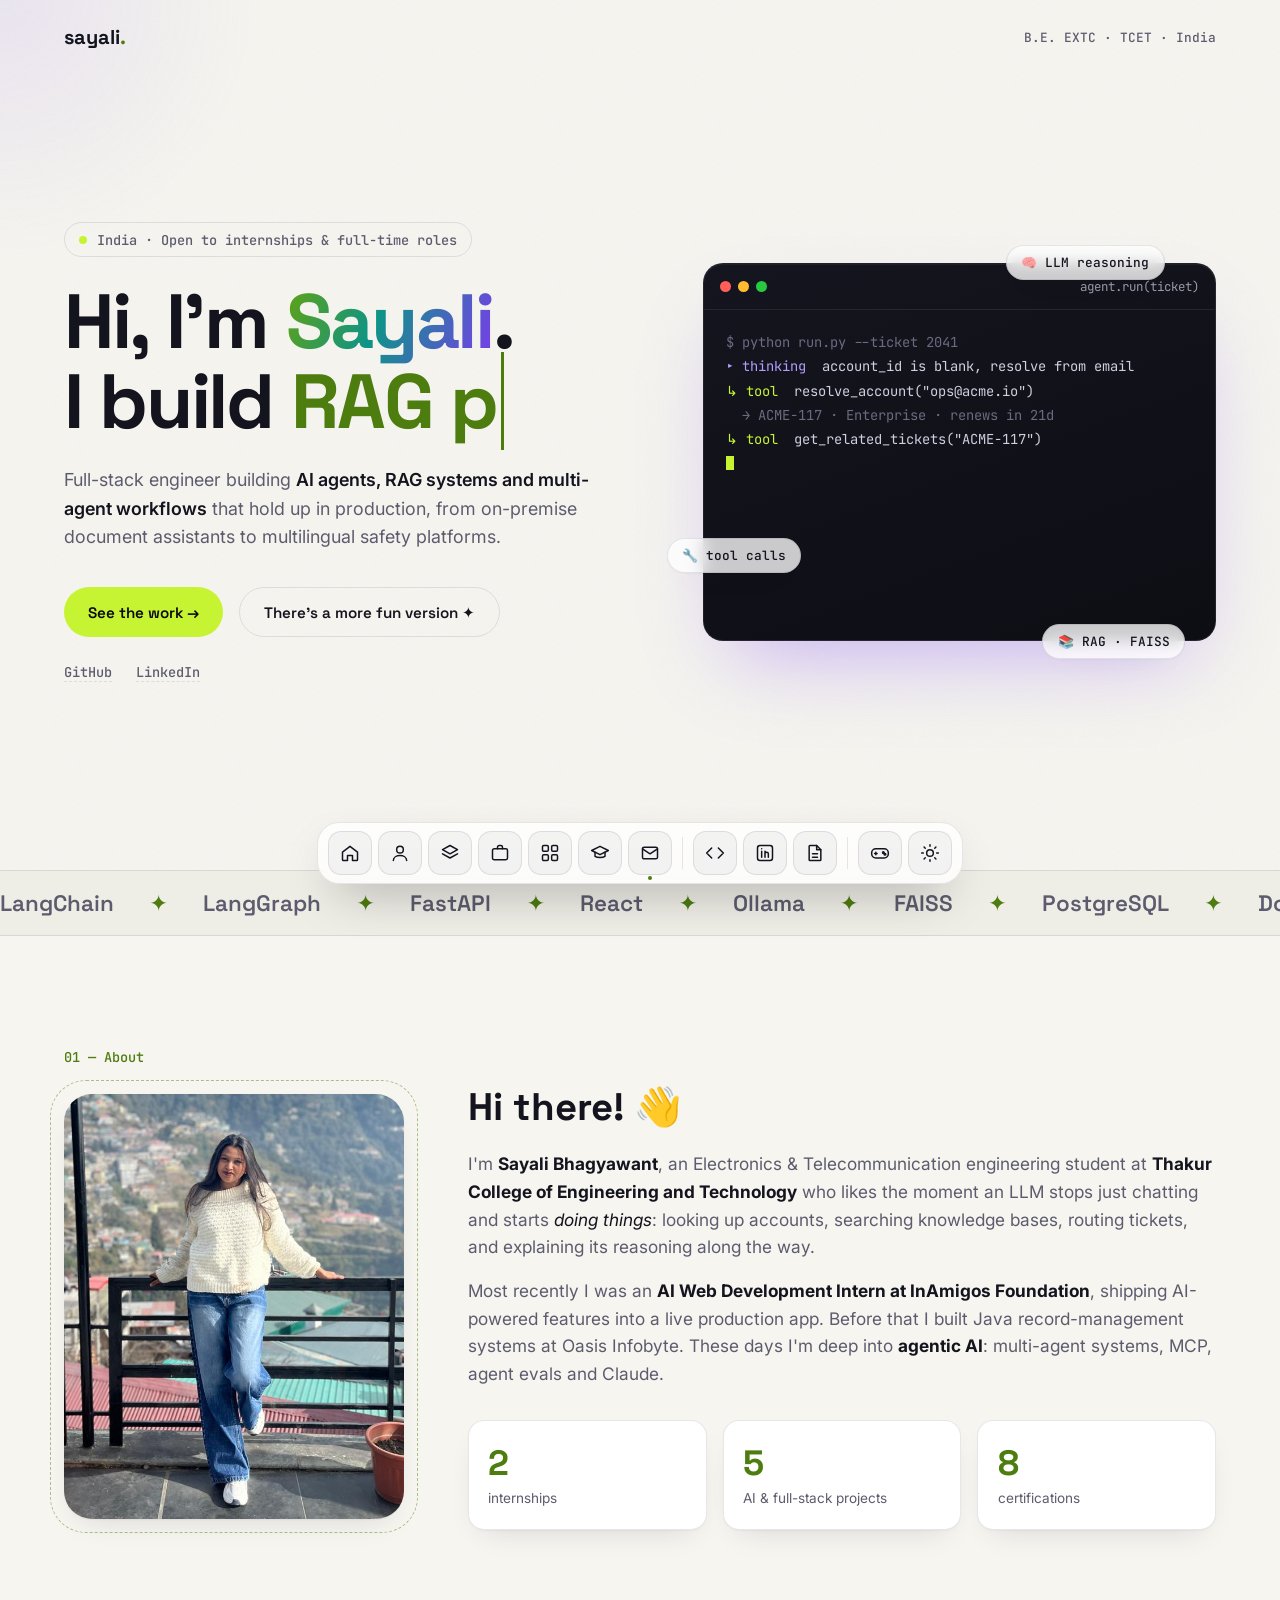
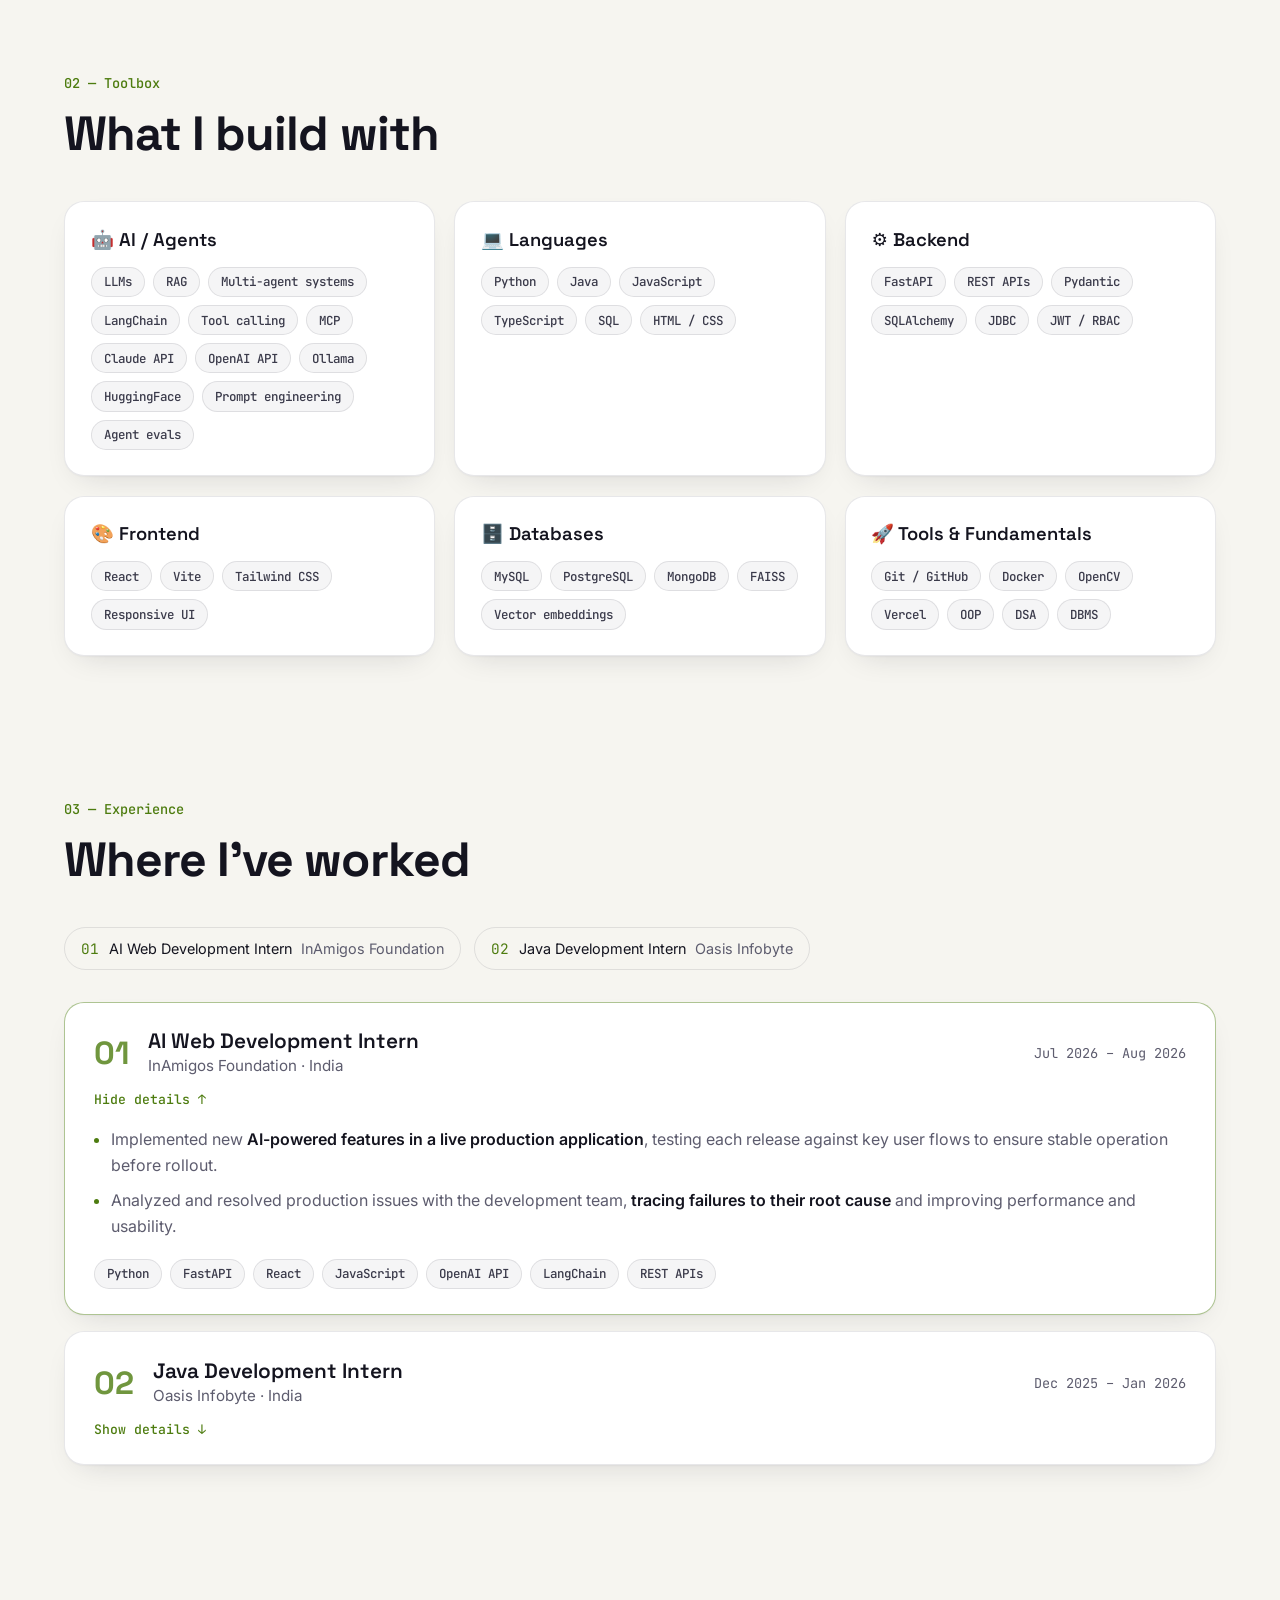
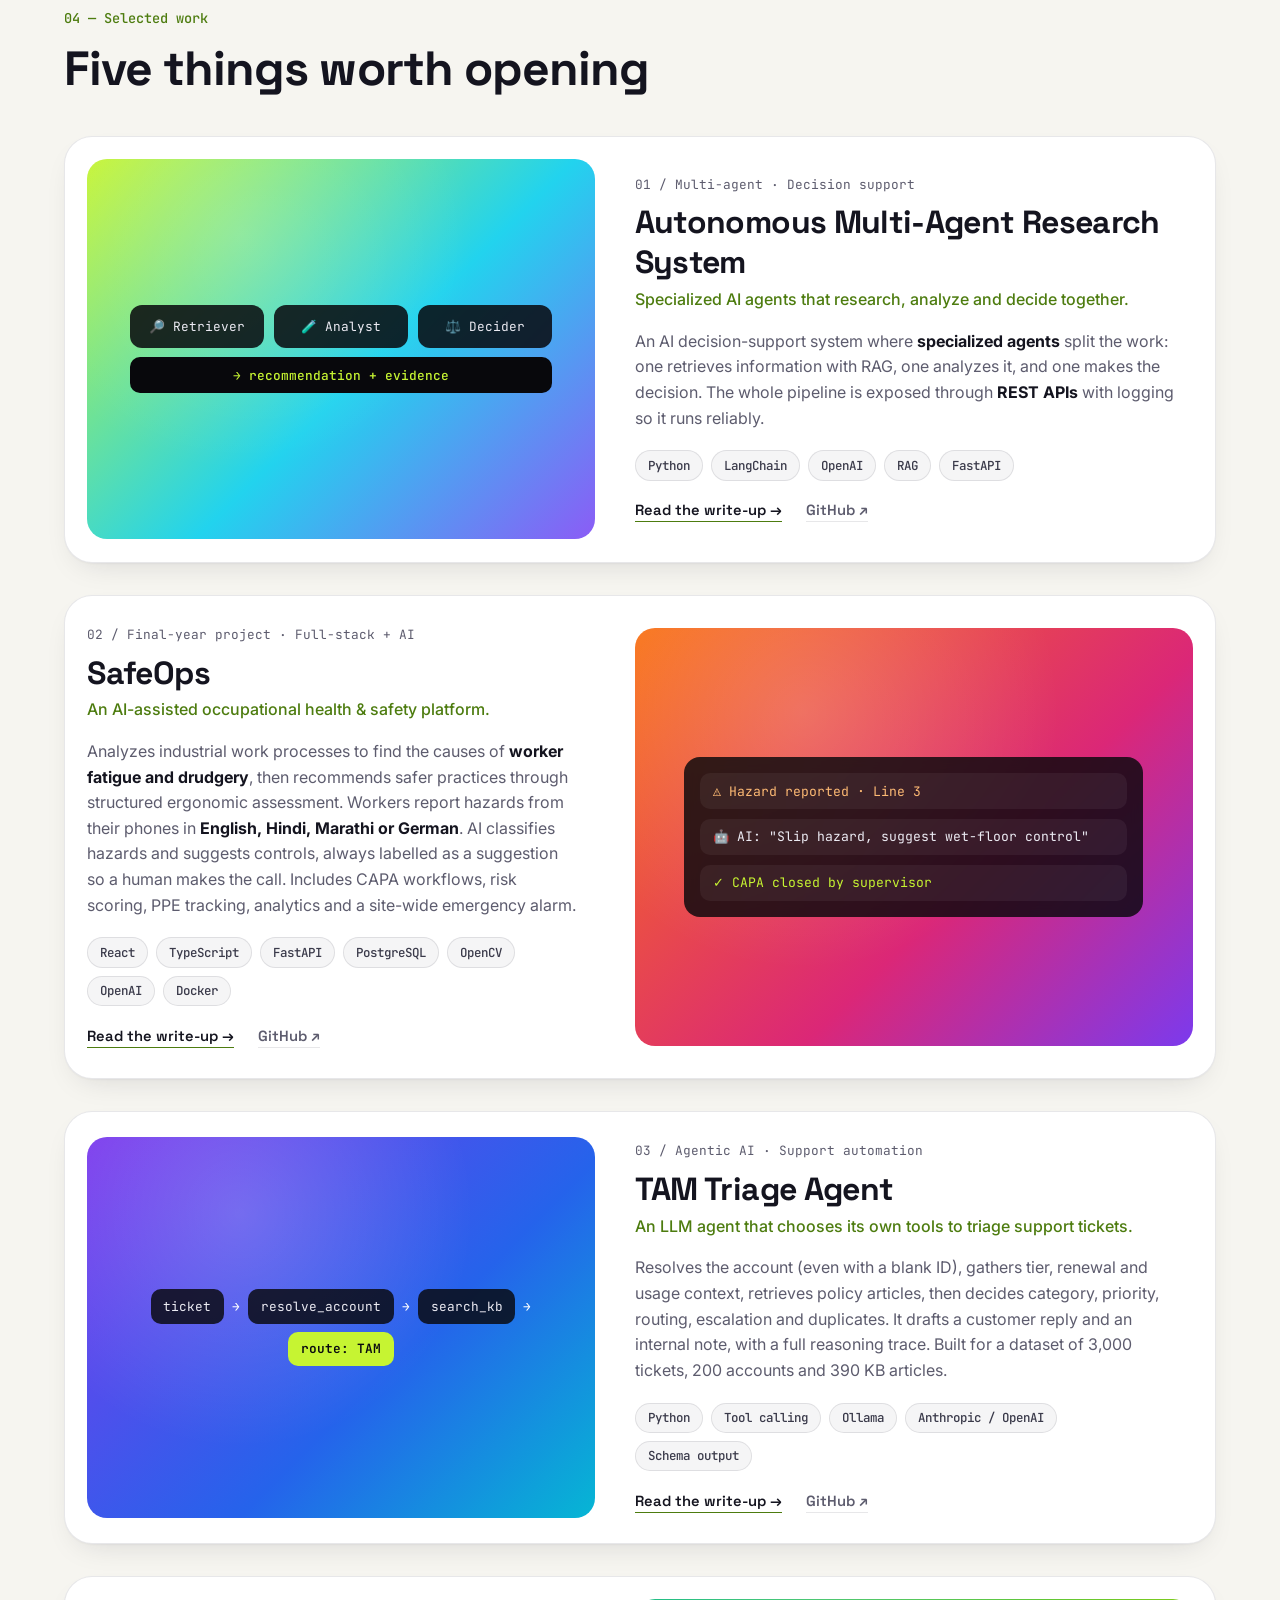
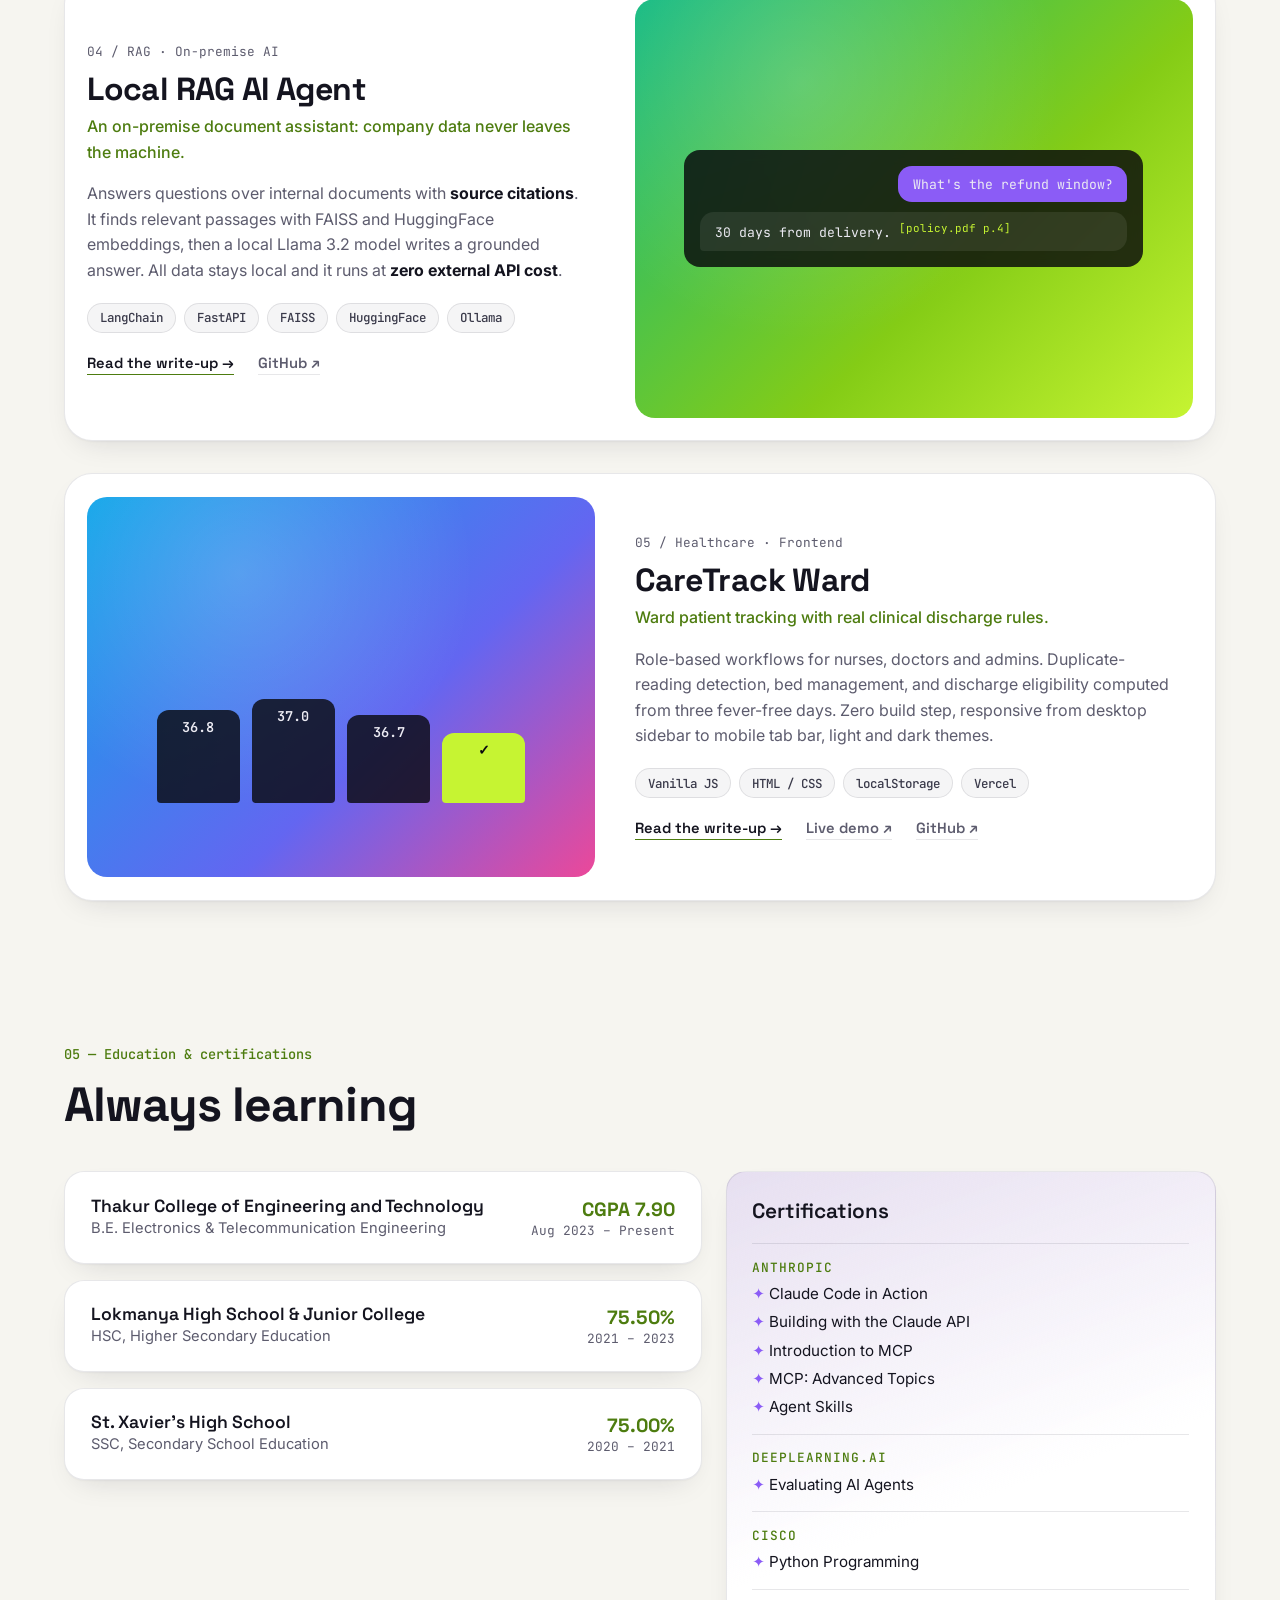
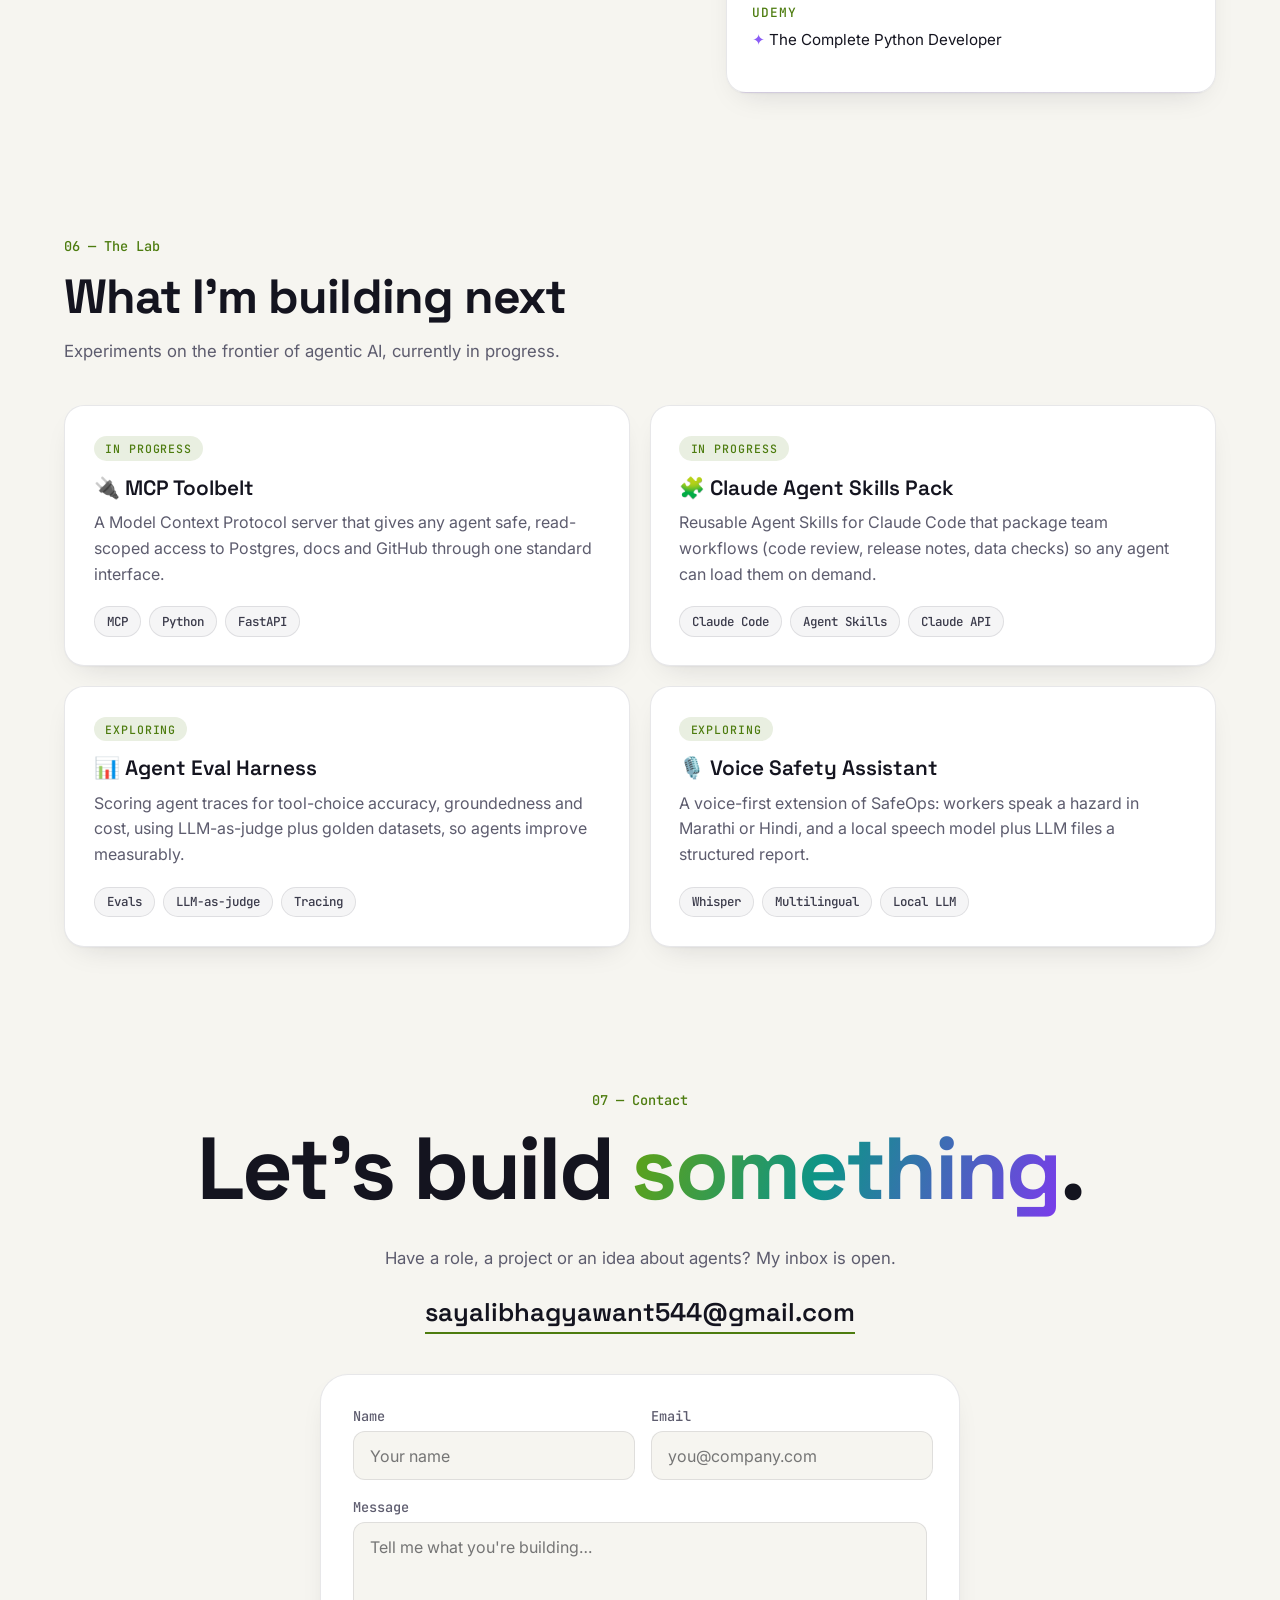
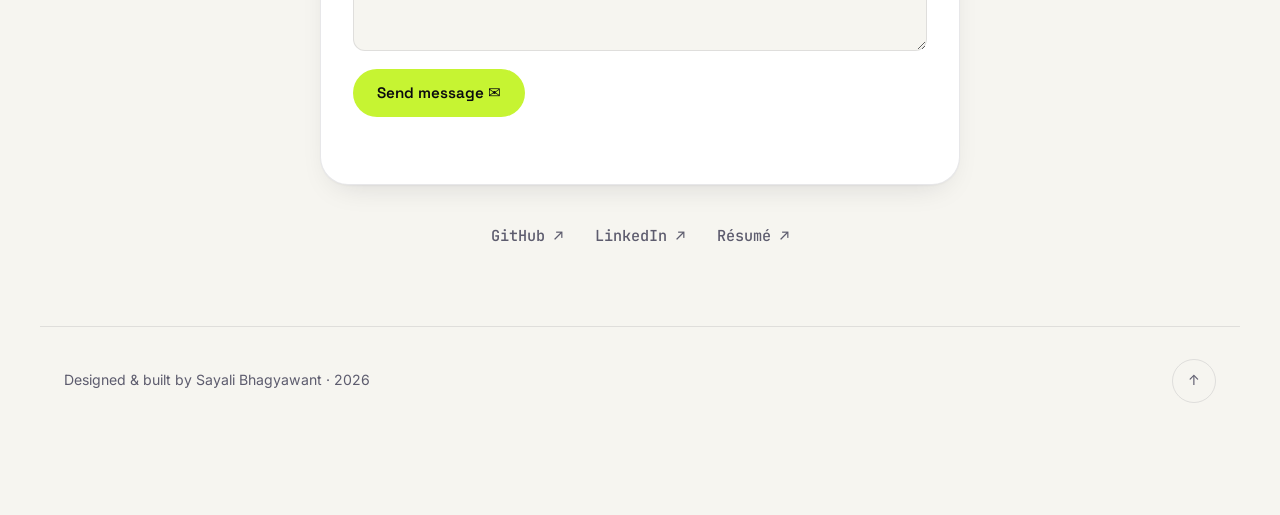
<file: index.html>
<!doctype html>
<html lang="en">
<head>
  <meta charset="utf-8" />
  <meta name="viewport" content="width=device-width, initial-scale=1" />
  <title>Sayali Bhagyawant · AI Engineer</title>
  <meta name="description" content="Sayali Bhagyawant — engineer building AI agents, RAG systems and full-stack products." />
  <link rel="preconnect" href="https://fonts.googleapis.com" />
  <link rel="preconnect" href="https://fonts.gstatic.com" crossorigin />
  <link href="https://fonts.googleapis.com/css2?family=Space+Grotesk:wght@400;500;600;700&family=Inter:wght@400;500;600&family=JetBrains+Mono:wght@400;500&display=swap" rel="stylesheet" />
  <link rel="stylesheet" href="style.css" />
  <script>
    // set the theme before first paint: saved choice, else the OS preference
    (function () {
      var t; try { t = localStorage.getItem("theme"); } catch (e) {}
      document.documentElement.dataset.theme = t || (matchMedia("(prefers-color-scheme: light)").matches ? "light" : "dark");
    })();
  </script>
  <link rel="icon" href="data:image/svg+xml,<svg xmlns='http://www.w3.org/2000/svg' viewBox='0 0 100 100'><rect width='100' height='100' rx='24' fill='%23c6f432'/><text x='50' y='68' font-size='52' text-anchor='middle' font-family='Arial' font-weight='700' fill='%230a0a0f'>S</text></svg>" />
</head>
<body data-root="">
  <div class="cursor-glow" aria-hidden="true"></div>
  <div class="grain" aria-hidden="true"></div>

  <!-- the dock navigation is built by common.js -->
  <header class="topbar" id="top">
    <a href="#top" class="logo">sayali<span>.</span></a>
    <p class="topbar-meta">B.E. EXTC · TCET · India</p>
  </header>

  <main>
    <!-- HERO -->
    <section class="hero">
      <div class="hero-left">
        <p class="eyebrow"><span class="dot"></span> India · Open to internships &amp; full-time roles</p>
        <h1 class="hero-title">
          Hi, I'm <span class="grad">Sayali</span>.<br />
          I build <span class="rotator" id="rotator">AI agents</span>
        </h1>
        <p class="hero-sub">
          Full-stack engineer building <strong>AI agents, RAG systems and multi-agent workflows</strong>
          that hold up in production, from on-premise document assistants to multilingual safety platforms.
        </p>
        <div class="hero-cta">
          <a href="#work" class="btn">See the work →</a>
          <a href="playground.html" class="btn btn-ghost">There's a more fun version ✦</a>
        </div>
        <div class="hero-socials">
          <a href="https://github.com/sayali3050" target="_blank" rel="noopener">GitHub</a>
          <a href="https://www.linkedin.com/in/sayali-bhagyawant-726a87310/" target="_blank" rel="noopener">LinkedIn</a>
        </div>
      </div>

      <!-- Live "agent trace" terminal -->
      <div class="hero-right">
        <div class="terminal tilt">
          <div class="terminal-bar">
            <span></span><span></span><span></span>
            <p>agent.run(ticket)</p>
          </div>
          <pre class="terminal-body" id="trace"></pre>
        </div>
        <div class="float-chip chip-1">🧠 LLM reasoning</div>
        <div class="float-chip chip-2">🔧 tool calls</div>
        <div class="float-chip chip-3">📚 RAG · FAISS</div>
      </div>
    </section>

    <!-- MARQUEE -->
    <div class="marquee" aria-hidden="true">
      <div class="marquee-track">
        <span>LangChain</span><span>✦</span><span>LangGraph</span><span>✦</span><span>FastAPI</span><span>✦</span><span>React</span><span>✦</span><span>Ollama</span><span>✦</span><span>FAISS</span><span>✦</span><span>PostgreSQL</span><span>✦</span><span>Docker</span><span>✦</span><span>TypeScript</span><span>✦</span><span>OpenAI</span><span>✦</span>
        <span>LangChain</span><span>✦</span><span>LangGraph</span><span>✦</span><span>FastAPI</span><span>✦</span><span>React</span><span>✦</span><span>Ollama</span><span>✦</span><span>FAISS</span><span>✦</span><span>PostgreSQL</span><span>✦</span><span>Docker</span><span>✦</span><span>TypeScript</span><span>✦</span><span>OpenAI</span><span>✦</span>
      </div>
    </div>

    <!-- ABOUT -->
    <section id="about" class="section">
      <p class="section-tag">01 — About</p>
      <div class="about-grid">
        <div class="about-photo reveal">
          <div class="photo-frame">
            <img src="sayali%20photo_2.jpeg" alt="Sayali Bhagyawant in the mountains" onerror="this.remove()" />
            <div class="photo-fallback">SB</div>
          </div>
          <div class="photo-ring"></div>
        </div>
        <div class="about-text reveal">
          <h2>Hi there! 👋</h2>
          <p>
            I'm <strong>Sayali Bhagyawant</strong>, an Electronics &amp; Telecommunication engineering
            student at <strong>Thakur College of Engineering and Technology</strong> who likes the
            moment an LLM stops just chatting and starts <em>doing things</em>: looking up accounts,
            searching knowledge bases, routing tickets, and explaining its reasoning along the way.
          </p>
          <p>
            Most recently I was an <strong>AI Web Development Intern at InAmigos Foundation</strong>,
            shipping AI-powered features into a live production app. Before that I built Java
            record-management systems at Oasis Infobyte. These days I'm deep into
            <strong>agentic AI</strong>: multi-agent systems, MCP, agent evals and Claude.
          </p>
          <div class="stats">
            <div><b data-count="2">0</b><span>internships</span></div>
            <div><b data-count="5">0</b><span>AI &amp; full-stack projects</span></div>
            <div><b data-count="8">0</b><span>certifications</span></div>
          </div>
        </div>
      </div>
    </section>

    <!-- SKILLS -->
    <section id="skills" class="section">
      <p class="section-tag">02 — Toolbox</p>
      <h2 class="section-title">What I build with</h2>
      <div class="skills-grid">
        <div class="skill-card reveal">
          <h3>🤖 AI / Agents</h3>
          <div class="tags"><span>LLMs</span><span>RAG</span><span>Multi-agent systems</span><span>LangChain</span><span>Tool calling</span><span>MCP</span><span>Claude API</span><span>OpenAI API</span><span>Ollama</span><span>HuggingFace</span><span>Prompt engineering</span><span>Agent evals</span></div>
        </div>
        <div class="skill-card reveal">
          <h3>💻 Languages</h3>
          <div class="tags"><span>Python</span><span>Java</span><span>JavaScript</span><span>TypeScript</span><span>SQL</span><span>HTML / CSS</span></div>
        </div>
        <div class="skill-card reveal">
          <h3>⚙️ Backend</h3>
          <div class="tags"><span>FastAPI</span><span>REST APIs</span><span>Pydantic</span><span>SQLAlchemy</span><span>JDBC</span><span>JWT / RBAC</span></div>
        </div>
        <div class="skill-card reveal">
          <h3>🎨 Frontend</h3>
          <div class="tags"><span>React</span><span>Vite</span><span>Tailwind CSS</span><span>Responsive UI</span></div>
        </div>
        <div class="skill-card reveal">
          <h3>🗄️ Databases</h3>
          <div class="tags"><span>MySQL</span><span>PostgreSQL</span><span>MongoDB</span><span>FAISS</span><span>Vector embeddings</span></div>
        </div>
        <div class="skill-card reveal">
          <h3>🚀 Tools &amp; Fundamentals</h3>
          <div class="tags"><span>Git / GitHub</span><span>Docker</span><span>OpenCV</span><span>Vercel</span><span>OOP</span><span>DSA</span><span>DBMS</span></div>
        </div>
      </div>
    </section>

    <!-- EXPERIENCE -->
    <section id="experience" class="section">
      <p class="section-tag">03 — Experience</p>
      <h2 class="section-title">Where I've worked</h2>

      <ol class="exp-index reveal">
        <li><a href="#exp-1"><span>01</span> AI Web Development Intern <em>InAmigos Foundation</em></a></li>
        <li><a href="#exp-2"><span>02</span> Java Development Intern <em>Oasis Infobyte</em></a></li>
      </ol>

      <div class="exp-list">
        <details class="exp reveal" id="exp-1" open>
          <summary>
            <div class="exp-head">
              <span class="exp-num">01</span>
              <div>
                <h3>AI Web Development Intern</h3>
                <p class="exp-company">InAmigos Foundation · India</p>
              </div>
              <p class="exp-date">Jul 2026 – Aug 2026</p>
            </div>
            <span class="exp-toggle">Show details</span>
          </summary>
          <ul>
            <li>Implemented new <b>AI-powered features in a live production application</b>, testing each release against key user flows to ensure stable operation before rollout.</li>
            <li>Analyzed and resolved production issues with the development team, <b>tracing failures to their root cause</b> and improving performance and usability.</li>
          </ul>
          <div class="tags"><span>Python</span><span>FastAPI</span><span>React</span><span>JavaScript</span><span>OpenAI API</span><span>LangChain</span><span>REST APIs</span></div>
        </details>

        <details class="exp reveal" id="exp-2">
          <summary>
            <div class="exp-head">
              <span class="exp-num">02</span>
              <div>
                <h3>Java Development Intern</h3>
                <p class="exp-company">Oasis Infobyte · India</p>
              </div>
              <p class="exp-date">Dec 2025 – Jan 2026</p>
            </div>
            <span class="exp-toggle">Show details</span>
          </summary>
          <ul>
            <li>Built <b>2 record-management applications</b>, an Online Reservation System and an Online Examination System, covering data entry, retrieval and maintenance workflows.</li>
          </ul>
          <div class="tags"><span>Java</span><span>MySQL</span><span>JDBC</span><span>OOP</span><span>Git</span></div>
        </details>
      </div>
    </section>

    <!-- WORK -->
    <section id="work" class="section">
      <p class="section-tag">04 — Selected work</p>
      <h2 class="section-title">Five things worth opening</h2>

      <div class="projects">
        <article class="project reveal">
          <div class="project-thumb thumb-multi">
            <div class="mock-agents">
              <div class="agent a1">🔎 Retriever</div>
              <div class="agent a2">🧪 Analyst</div>
              <div class="agent a3">⚖️ Decider</div>
              <div class="agent-out">→ recommendation + evidence</div>
            </div>
          </div>
          <div class="project-body">
            <p class="project-meta">01 / Multi-agent · Decision support</p>
            <h3>Autonomous Multi-Agent Research System</h3>
            <p class="project-tagline">Specialized AI agents that research, analyze and decide together.</p>
            <p>An AI decision-support system where <b>specialized agents</b> split the work: one retrieves information with RAG, one analyzes it, and one makes the decision. The whole pipeline is exposed through <b>REST APIs</b> with logging so it runs reliably.</p>
            <div class="tags"><span>Python</span><span>LangChain</span><span>OpenAI</span><span>RAG</span><span>FastAPI</span></div>
            <div class="project-links">
              <a class="project-link" href="work/multi-agent-research.html">Read the write-up →</a>
              <a class="project-link muted" href="https://github.com/sayali3050" target="_blank" rel="noopener">GitHub ↗</a>
            </div>
          </div>
        </article>

        <article class="project reveal">
          <div class="project-thumb thumb-safeops">
            <div class="mock-ui">
              <div class="mock-row warn">⚠ Hazard reported · Line 3</div>
              <div class="mock-row">🤖 AI: "Slip hazard, suggest wet-floor control"</div>
              <div class="mock-row ok">✓ CAPA closed by supervisor</div>
            </div>
          </div>
          <div class="project-body">
            <p class="project-meta">02 / Final-year project · Full-stack + AI</p>
            <h3>SafeOps</h3>
            <p class="project-tagline">An AI-assisted occupational health &amp; safety platform.</p>
            <p>Analyzes industrial work processes to find the causes of <b>worker fatigue and drudgery</b>, then recommends safer practices through structured ergonomic assessment. Workers report hazards from their phones in <b>English, Hindi, Marathi or German</b>. AI classifies hazards and suggests controls, always labelled as a suggestion so a human makes the call. Includes CAPA workflows, risk scoring, PPE tracking, analytics and a site-wide emergency alarm.</p>
            <div class="tags"><span>React</span><span>TypeScript</span><span>FastAPI</span><span>PostgreSQL</span><span>OpenCV</span><span>OpenAI</span><span>Docker</span></div>
            <div class="project-links">
              <a class="project-link" href="work/safeops.html">Read the write-up →</a>
              <a class="project-link muted" href="https://github.com/sayali3050/OHS-Platform" target="_blank" rel="noopener">GitHub ↗</a>
            </div>
          </div>
        </article>

        <article class="project reveal">
          <div class="project-thumb thumb-tam">
            <div class="mock-flow">
              <span>ticket</span><i>→</i><span>resolve_account</span><i>→</i><span>search_kb</span><i>→</i><span class="hl">route: TAM</span>
            </div>
          </div>
          <div class="project-body">
            <p class="project-meta">03 / Agentic AI · Support automation</p>
            <h3>TAM Triage Agent</h3>
            <p class="project-tagline">An LLM agent that chooses its own tools to triage support tickets.</p>
            <p>Resolves the account (even with a blank ID), gathers tier, renewal and usage context, retrieves policy articles, then decides category, priority, routing, escalation and duplicates. It drafts a customer reply and an internal note, with a full reasoning trace. Built for a dataset of 3,000 tickets, 200 accounts and 390 KB articles.</p>
            <div class="tags"><span>Python</span><span>Tool calling</span><span>Ollama</span><span>Anthropic / OpenAI</span><span>Schema output</span></div>
            <div class="project-links">
              <a class="project-link" href="work/tam-triage-agent.html">Read the write-up →</a>
              <a class="project-link muted" href="https://github.com/sayali3050/tam-agent-task" target="_blank" rel="noopener">GitHub ↗</a>
            </div>
          </div>
        </article>

        <article class="project reveal">
          <div class="project-thumb thumb-rag">
            <div class="mock-chat">
              <div class="q">What's the refund window?</div>
              <div class="a">30 days from delivery. <sup>[policy.pdf p.4]</sup></div>
            </div>
          </div>
          <div class="project-body">
            <p class="project-meta">04 / RAG · On-premise AI</p>
            <h3>Local RAG AI Agent</h3>
            <p class="project-tagline">An on-premise document assistant: company data never leaves the machine.</p>
            <p>Answers questions over internal documents with <b>source citations</b>. It finds relevant passages with FAISS and HuggingFace embeddings, then a local Llama 3.2 model writes a grounded answer. All data stays local and it runs at <b>zero external API cost</b>.</p>
            <div class="tags"><span>LangChain</span><span>FastAPI</span><span>FAISS</span><span>HuggingFace</span><span>Ollama</span></div>
            <div class="project-links">
              <a class="project-link" href="work/local-rag-agent.html">Read the write-up →</a>
              <a class="project-link muted" href="https://github.com/sayali3050/rag-ai-agent-" target="_blank" rel="noopener">GitHub ↗</a>
            </div>
          </div>
        </article>

        <article class="project reveal">
          <div class="project-thumb thumb-care">
            <div class="mock-temps">
              <span style="--h:40%">36.8</span><span style="--h:45%">37.0</span><span style="--h:38%">36.7</span><span class="hl" style="--h:30%">✓</span>
            </div>
          </div>
          <div class="project-body">
            <p class="project-meta">05 / Healthcare · Frontend</p>
            <h3>CareTrack Ward</h3>
            <p class="project-tagline">Ward patient tracking with real clinical discharge rules.</p>
            <p>Role-based workflows for nurses, doctors and admins. Duplicate-reading detection, bed management, and discharge eligibility computed from three fever-free days. Zero build step, responsive from desktop sidebar to mobile tab bar, light and dark themes.</p>
            <div class="tags"><span>Vanilla JS</span><span>HTML / CSS</span><span>localStorage</span><span>Vercel</span></div>
            <div class="project-links">
              <a class="project-link" href="work/caretrack-ward.html">Read the write-up →</a>
              <a class="project-link muted" href="https://care-tracker-three.vercel.app" target="_blank" rel="noopener">Live demo ↗</a>
              <a class="project-link muted" href="https://github.com/sayali3050/Care-Tracker" target="_blank" rel="noopener">GitHub ↗</a>
            </div>
          </div>
        </article>
      </div>
    </section>

    <!-- EDUCATION -->
    <section id="education" class="section">
      <p class="section-tag">05 — Education &amp; certifications</p>
      <h2 class="section-title">Always learning</h2>
      <div class="edu-grid">
        <div class="edu-list">
          <div class="edu reveal">
            <div>
              <h3>Thakur College of Engineering and Technology</h3>
              <p>B.E. Electronics &amp; Telecommunication Engineering</p>
            </div>
            <div class="edu-meta"><b>CGPA 7.90</b><span>Aug 2023 – Present</span></div>
          </div>
          <div class="edu reveal">
            <div>
              <h3>Lokmanya High School &amp; Junior College</h3>
              <p>HSC, Higher Secondary Education</p>
            </div>
            <div class="edu-meta"><b>75.50%</b><span>2021 – 2023</span></div>
          </div>
          <div class="edu reveal">
            <div>
              <h3>St. Xavier's High School</h3>
              <p>SSC, Secondary School Education</p>
            </div>
            <div class="edu-meta"><b>75.00%</b><span>2020 – 2021</span></div>
          </div>
        </div>

        <div class="certs reveal">
          <h3>Certifications</h3>
          <div class="cert-group">
            <p class="cert-issuer">Anthropic</p>
            <ul>
              <li>Claude Code in Action</li>
              <li>Building with the Claude API</li>
              <li>Introduction to MCP</li>
              <li>MCP: Advanced Topics</li>
              <li>Agent Skills</li>
            </ul>
          </div>
          <div class="cert-group">
            <p class="cert-issuer">DeepLearning.AI</p>
            <ul><li>Evaluating AI Agents</li></ul>
          </div>
          <div class="cert-group">
            <p class="cert-issuer">Cisco</p>
            <ul><li>Python Programming</li></ul>
          </div>
          <div class="cert-group">
            <p class="cert-issuer">Udemy</p>
            <ul><li>The Complete Python Developer</li></ul>
          </div>
        </div>
      </div>
    </section>

    <!-- LAB -->
    <section id="lab" class="section">
      <p class="section-tag">06 — The Lab</p>
      <h2 class="section-title">What I'm building next</h2>
      <p class="section-lead">Experiments on the frontier of agentic AI, currently in progress.</p>
      <div class="lab-grid">
        <div class="lab-card reveal">
          <span class="badge">In progress</span>
          <h3>🔌 MCP Toolbelt</h3>
          <p>A Model Context Protocol server that gives any agent safe, read-scoped access to Postgres, docs and GitHub through one standard interface.</p>
          <div class="tags"><span>MCP</span><span>Python</span><span>FastAPI</span></div>
        </div>
        <div class="lab-card reveal">
          <span class="badge">In progress</span>
          <h3>🧩 Claude Agent Skills Pack</h3>
          <p>Reusable Agent Skills for Claude Code that package team workflows (code review, release notes, data checks) so any agent can load them on demand.</p>
          <div class="tags"><span>Claude Code</span><span>Agent Skills</span><span>Claude API</span></div>
        </div>
        <div class="lab-card reveal">
          <span class="badge">Exploring</span>
          <h3>📊 Agent Eval Harness</h3>
          <p>Scoring agent traces for tool-choice accuracy, groundedness and cost, using LLM-as-judge plus golden datasets, so agents improve measurably.</p>
          <div class="tags"><span>Evals</span><span>LLM-as-judge</span><span>Tracing</span></div>
        </div>
        <div class="lab-card reveal">
          <span class="badge">Exploring</span>
          <h3>🎙️ Voice Safety Assistant</h3>
          <p>A voice-first extension of SafeOps: workers speak a hazard in Marathi or Hindi, and a local speech model plus LLM files a structured report.</p>
          <div class="tags"><span>Whisper</span><span>Multilingual</span><span>Local LLM</span></div>
        </div>
      </div>
    </section>

    <!-- CONTACT -->
    <section id="contact" class="section contact">
      <p class="section-tag">07 — Contact</p>
      <h2 class="contact-title">Let's build <span class="grad">something</span>.</h2>
      <p class="section-lead">Have a role, a project or an idea about agents? My inbox is open.</p>
      <a class="contact-email" href="mailto:sayalibhagyawant544@gmail.com">sayalibhagyawant544@gmail.com</a>

      <form class="contact-form reveal" id="contact-form" action="https://formspree.io/f/xnppzegg" method="POST">
        <div class="form-row">
          <label>Name<input type="text" name="name" required placeholder="Your name" /></label>
          <label>Email<input type="email" name="email" required placeholder="you@company.com" /></label>
        </div>
        <label>Message<textarea name="message" rows="5" required placeholder="Tell me what you're building…"></textarea></label>
        <button type="submit" class="btn">Send message ✉</button>
        <p class="form-status" id="form-status" role="status"></p>
      </form>

      <div class="contact-links">
        <a href="https://github.com/sayali3050" target="_blank" rel="noopener">GitHub ↗</a>
        <a href="https://www.linkedin.com/in/sayali-bhagyawant-726a87310/" target="_blank" rel="noopener">LinkedIn ↗</a>
        <a href="https://drive.google.com/file/d/1Oyu4a_1qs8sjJwF7FfjTXfUL7Ve95aMi/view?usp=sharing" target="_blank" rel="noopener">Résumé ↗</a>
      </div>
    </section>
  </main>

  <footer class="footer">
    <p>Designed &amp; built by Sayali Bhagyawant · <span id="year"></span></p>
    <a href="#top" class="to-top" aria-label="Back to top">↑</a>
  </footer>

  <script src="common.js"></script>
  <script src="script.js"></script>
</body>
</html>
</file>
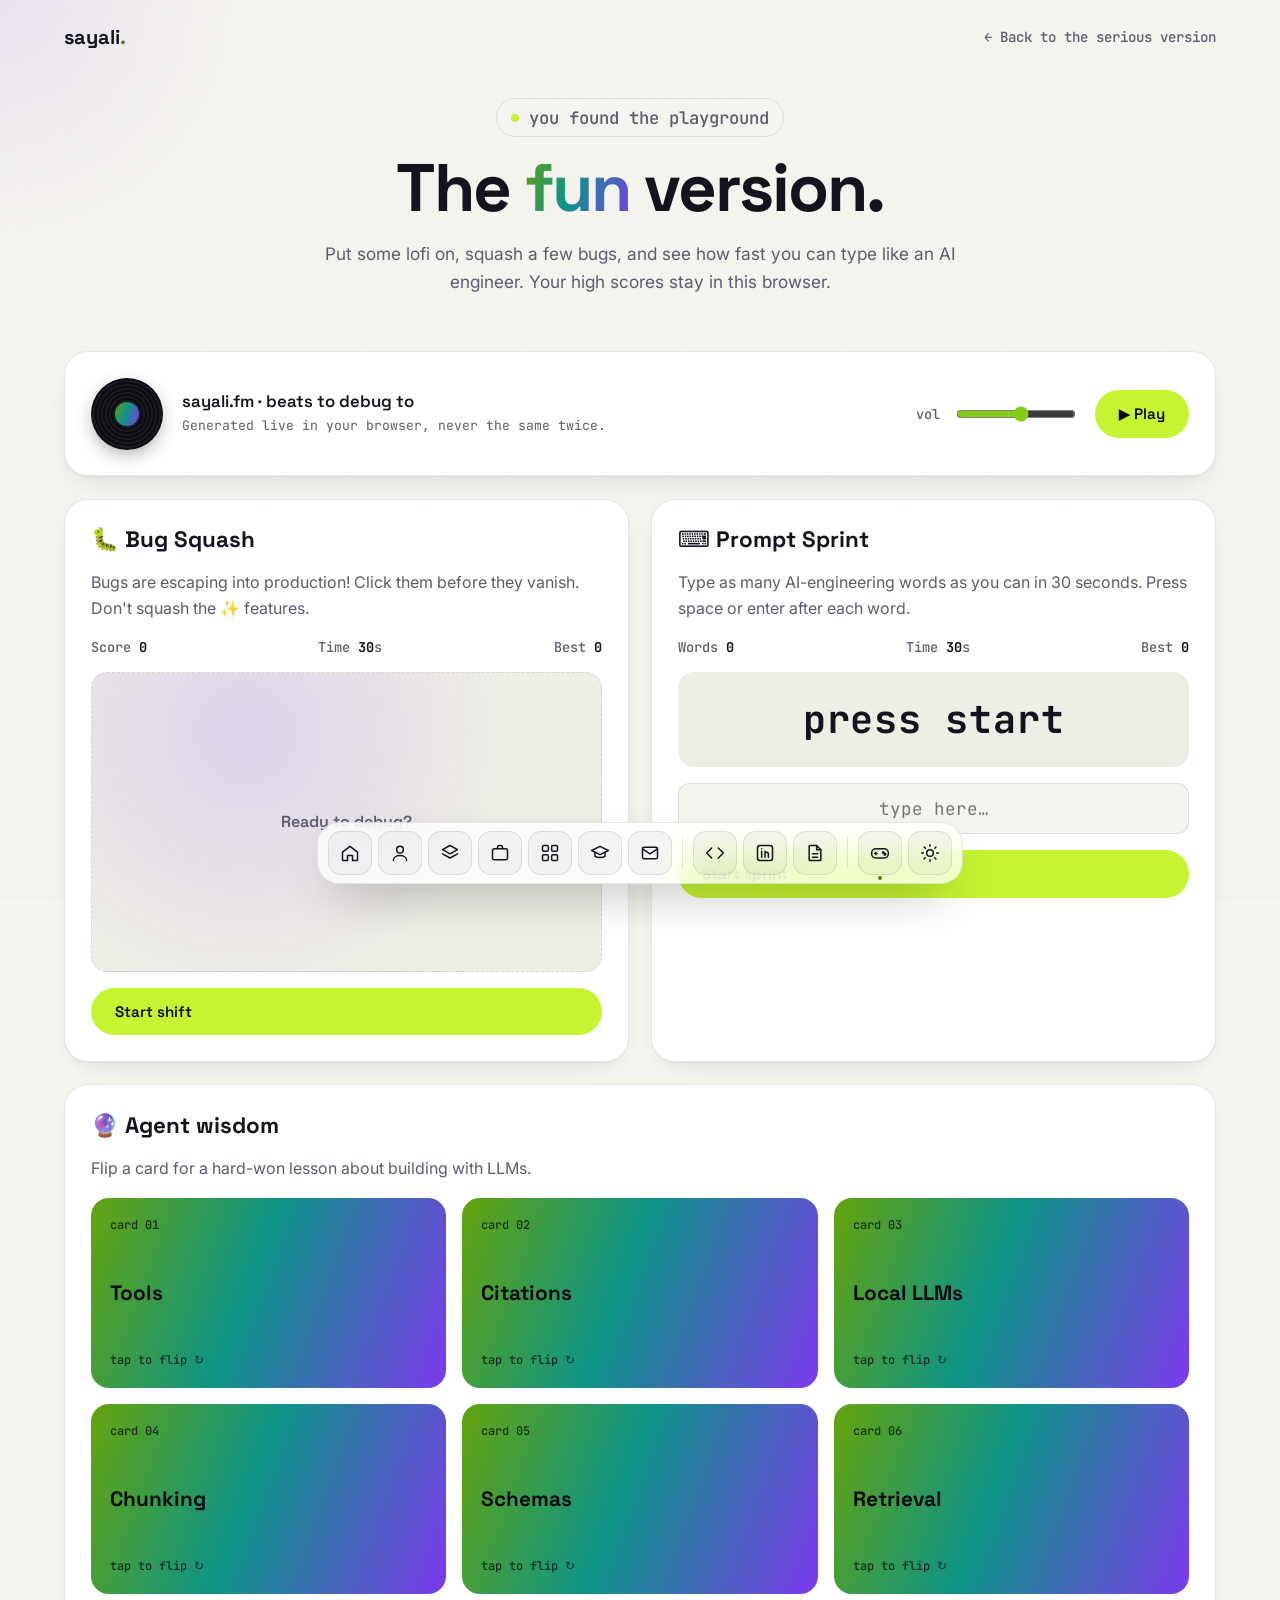
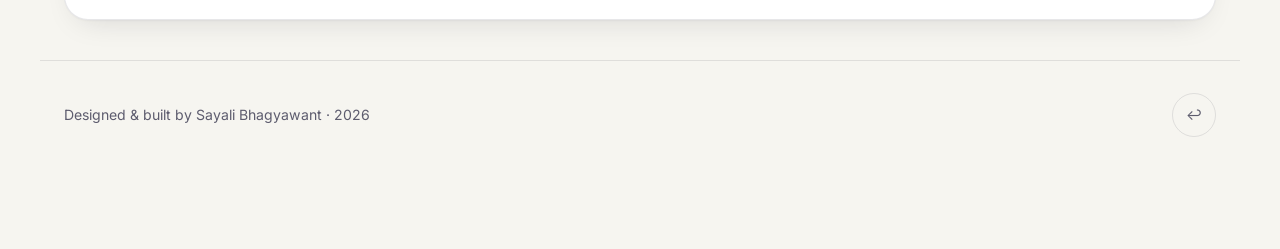
<file: playground.html>
<!doctype html>
<html lang="en">
<head>
  <meta charset="utf-8" />
  <meta name="viewport" content="width=device-width, initial-scale=1" />
  <title>Playground · Sayali Bhagyawant</title>
  <meta name="description" content="The fun version of Sayali's portfolio: mini-games, agent wisdom cards and a lofi radio." />
  <link rel="preconnect" href="https://fonts.googleapis.com" />
  <link rel="preconnect" href="https://fonts.gstatic.com" crossorigin />
  <link href="https://fonts.googleapis.com/css2?family=Space+Grotesk:wght@400;500;600;700&family=Inter:wght@400;500;600&family=JetBrains+Mono:wght@400;500&display=swap" rel="stylesheet" />
  <link rel="stylesheet" href="style.css" />
  <script>
    (function () {
      var t; try { t = localStorage.getItem("theme"); } catch (e) {}
      document.documentElement.dataset.theme = t || (matchMedia("(prefers-color-scheme: light)").matches ? "light" : "dark");
    })();
  </script>
  <link rel="icon" href="data:image/svg+xml,<svg xmlns='http://www.w3.org/2000/svg' viewBox='0 0 100 100'><rect width='100' height='100' rx='24' fill='%23c6f432'/><text x='50' y='68' font-size='52' text-anchor='middle' font-family='Arial' font-weight='700' fill='%230a0a0f'>S</text></svg>" />
</head>
<body data-root="">
  <div class="cursor-glow" aria-hidden="true"></div>
  <div class="grain" aria-hidden="true"></div>

  <header class="topbar">
    <a href="index.html" class="logo">sayali<span>.</span></a>
    <a class="back-link" href="index.html">← Back to the serious version</a>
  </header>

  <main>
    <section class="play-head">
      <p class="eyebrow"><span class="dot"></span> you found the playground</p>
      <h1>The <span class="grad">fun</span> version.</h1>
      <p>Put some lofi on, squash a few bugs, and see how fast you can type like an AI engineer. Your high scores stay in this browser.</p>
    </section>

    <div class="play-grid">
      <!-- LOFI -->
      <section class="play-card wide reveal">
        <div class="lofi">
          <div class="vinyl" id="vinyl" aria-hidden="true"></div>
          <div class="lofi-info">
            <b>sayali.fm · beats to debug to</b>
            <span id="lofi-status">Generated live in your browser, never the same twice.</span>
          </div>
          <label class="play-bar">vol <input type="range" id="lofi-vol" min="0" max="100" value="55" aria-label="Volume" /></label>
          <button class="btn" id="lofi-btn" type="button">▶ Play</button>
        </div>
      </section>

      <!-- BUG SQUASH -->
      <section class="play-card reveal">
        <h2>🐛 Bug Squash</h2>
        <p>Bugs are escaping into production! Click them before they vanish. Don't squash the ✨ features.</p>
        <div class="play-bar">
          <span>Score <b id="bug-score">0</b></span>
          <span>Time <b id="bug-time">30</b>s</span>
          <span>Best <b id="bug-best">0</b></span>
        </div>
        <div class="arena" id="bug-arena">
          <p class="arena-msg" id="bug-msg">Ready to debug?</p>
        </div>
        <button class="btn" id="bug-start" type="button">Start shift</button>
      </section>

      <!-- PROMPT SPRINT -->
      <section class="play-card reveal">
        <h2>⌨️ Prompt Sprint</h2>
        <p>Type as many AI-engineering words as you can in 30 seconds. Press space or enter after each word.</p>
        <div class="play-bar">
          <span>Words <b id="type-score">0</b></span>
          <span>Time <b id="type-time">30</b>s</span>
          <span>Best <b id="type-best">0</b></span>
        </div>
        <div class="typer-word" id="type-word" aria-live="polite">press start</div>
        <input class="typer-input" id="type-input" type="text" autocomplete="off" autocapitalize="off" spellcheck="false" placeholder="type here…" disabled aria-label="Type the word shown" />
        <button class="btn" id="type-start" type="button">Start sprint</button>
      </section>

      <!-- AGENT WISDOM -->
      <section class="play-card wide reveal">
        <h2>🔮 Agent wisdom</h2>
        <p>Flip a card for a hard-won lesson about building with LLMs.</p>
        <div class="wisdom-deck" id="wisdom-deck"></div>
      </section>
    </div>
  </main>

  <footer class="footer">
    <p>Designed &amp; built by Sayali Bhagyawant · <span id="year"></span></p>
    <a href="index.html" class="to-top" aria-label="Back to home">↩</a>
  </footer>

  <script src="common.js"></script>
  <script src="playground.js"></script>
</body>
</html>
</file>
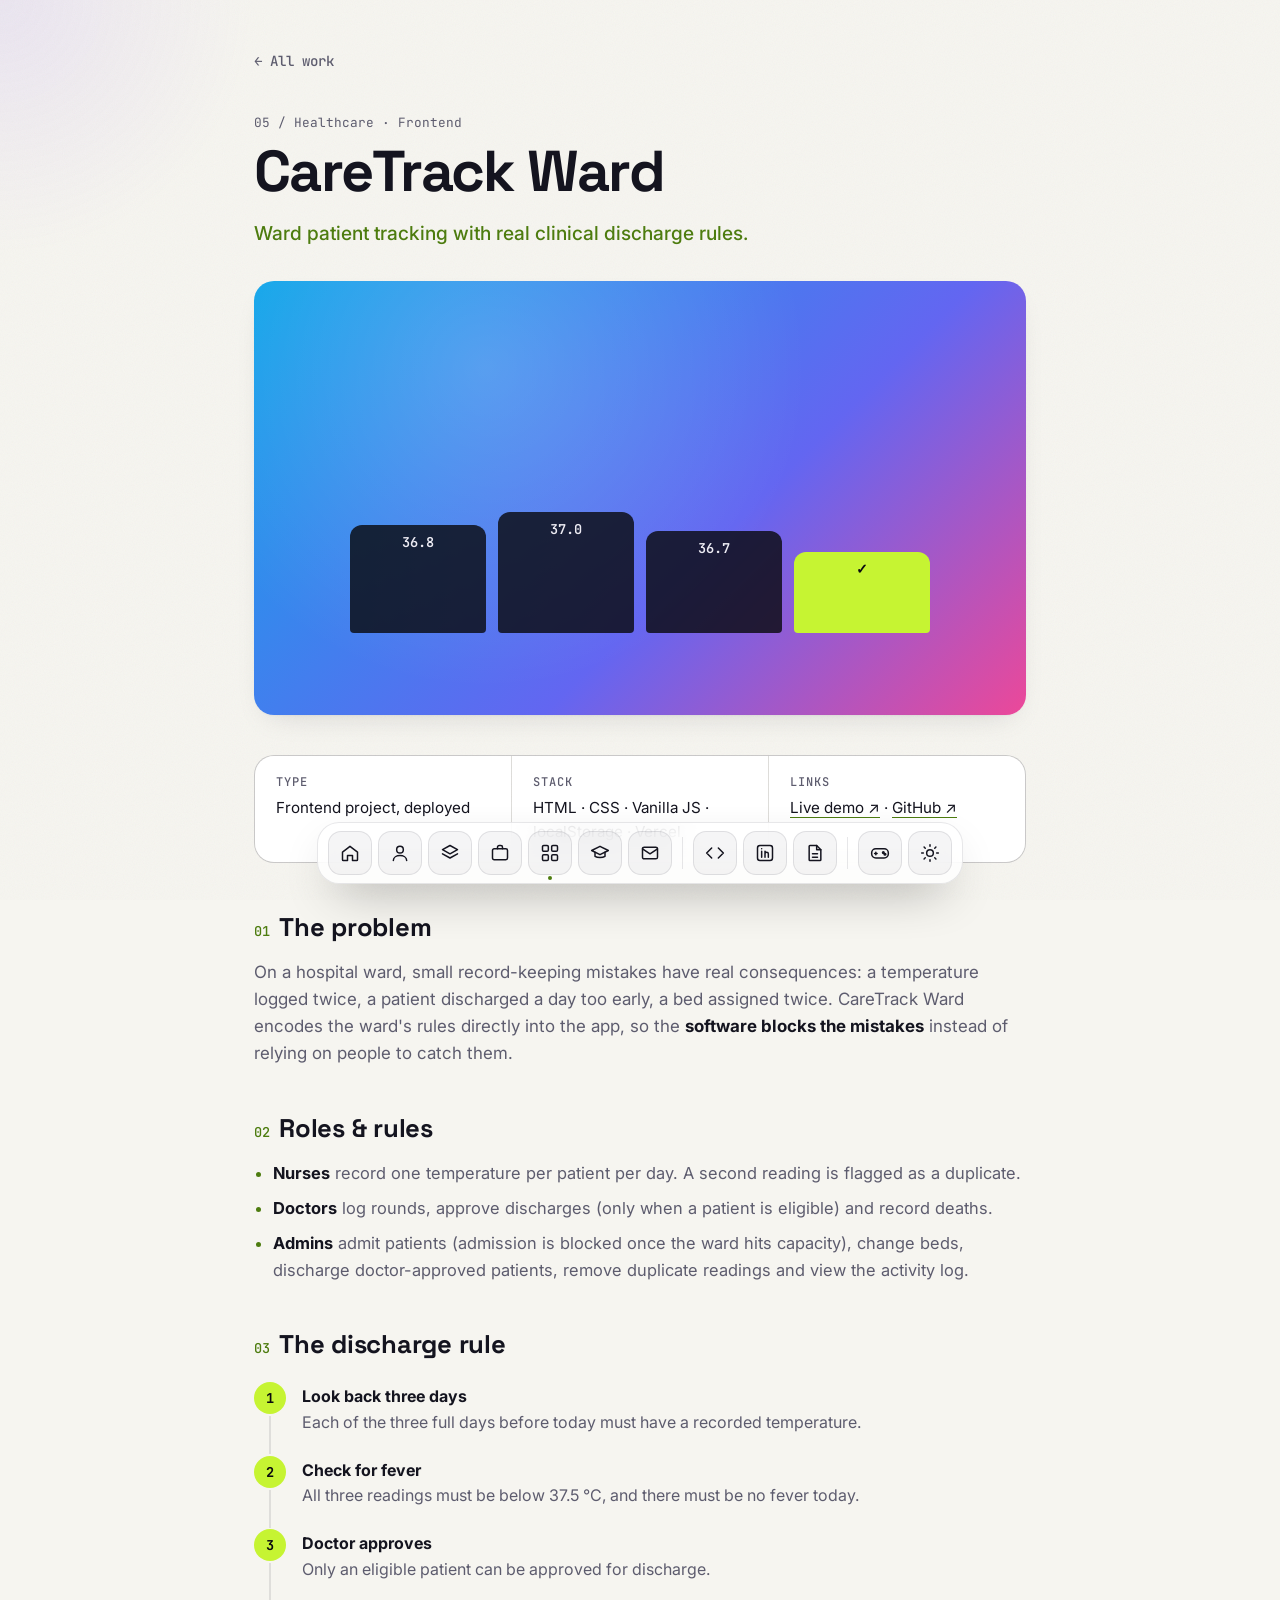
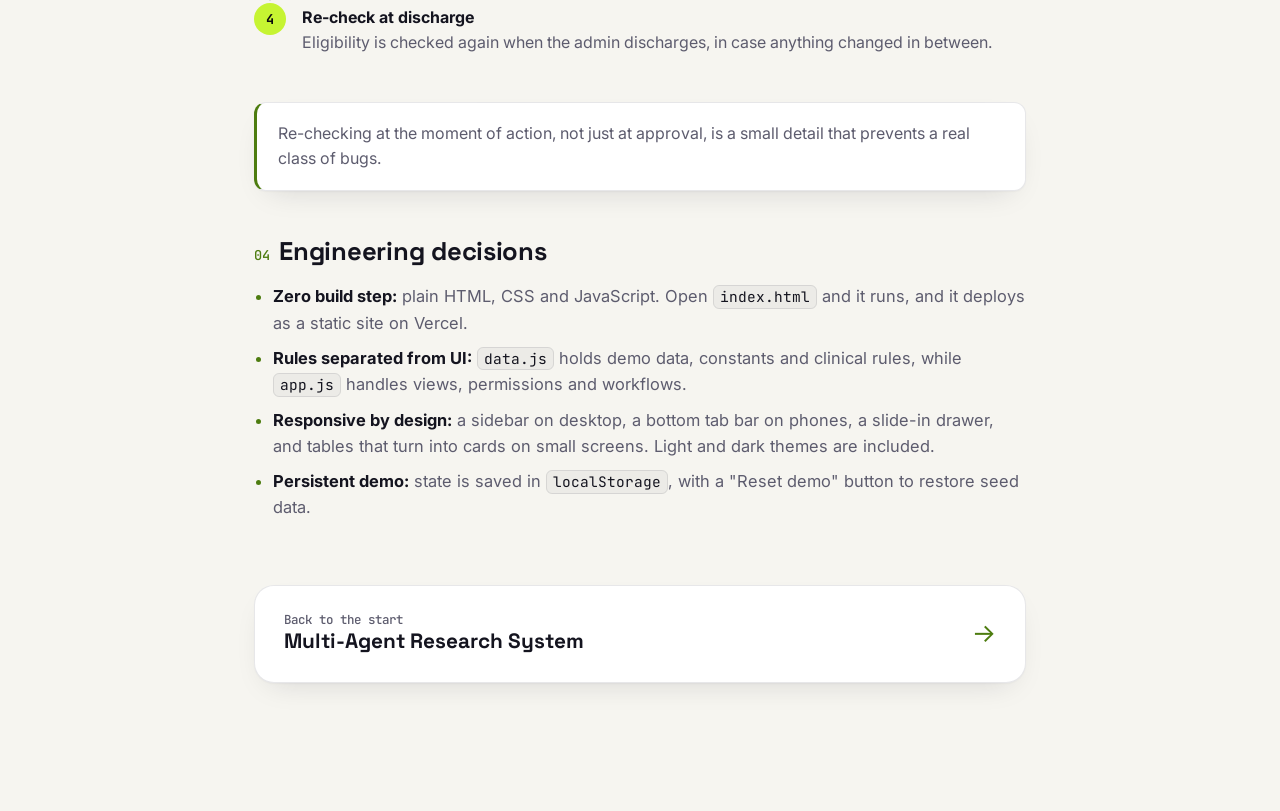
<file: work/caretrack-ward.html>
<!doctype html>
<html lang="en">
<head>
  <meta charset="utf-8" />
  <meta name="viewport" content="width=device-width, initial-scale=1" />
  <title>CareTrack Ward · Sayali Bhagyawant</title>
  <meta name="description" content="Write-up: CareTrack Ward, ward patient tracking with clinical discharge rules." />
  <link rel="preconnect" href="https://fonts.googleapis.com" />
  <link rel="preconnect" href="https://fonts.gstatic.com" crossorigin />
  <link href="https://fonts.googleapis.com/css2?family=Space+Grotesk:wght@400;500;600;700&family=Inter:wght@400;500;600&family=JetBrains+Mono:wght@400;500&display=swap" rel="stylesheet" />
  <link rel="stylesheet" href="../style.css" />
  <script>
    (function () {
      var t; try { t = localStorage.getItem("theme"); } catch (e) {}
      document.documentElement.dataset.theme = t || (matchMedia("(prefers-color-scheme: light)").matches ? "light" : "dark");
    })();
  </script>
  <link rel="icon" href="data:image/svg+xml,<svg xmlns='http://www.w3.org/2000/svg' viewBox='0 0 100 100'><rect width='100' height='100' rx='24' fill='%23c6f432'/><text x='50' y='68' font-size='52' text-anchor='middle' font-family='Arial' font-weight='700' fill='%230a0a0f'>S</text></svg>" />
</head>
<body data-root="../">
  <div class="cursor-glow" aria-hidden="true"></div>
  <div class="grain" aria-hidden="true"></div>

  <main class="writeup">
    <a class="back-link" href="../index.html#work">← All work</a>

    <header class="writeup-head">
      <p class="project-meta">05 / Healthcare · Frontend</p>
      <h1>CareTrack Ward</h1>
      <p class="project-tagline">Ward patient tracking with real clinical discharge rules.</p>
    </header>

    <div class="project-thumb thumb-care writeup-hero">
      <div class="mock-temps">
        <span style="--h:40%">36.8</span><span style="--h:45%">37.0</span><span style="--h:38%">36.7</span><span class="hl" style="--h:30%">✓</span>
      </div>
    </div>

    <dl class="facts">
      <div><dt>Type</dt><dd>Frontend project, deployed</dd></div>
      <div><dt>Stack</dt><dd>HTML · CSS · Vanilla JS · localStorage · Vercel</dd></div>
      <div><dt>Links</dt><dd><a href="https://care-tracker-three.vercel.app" target="_blank" rel="noopener">Live demo ↗</a> · <a href="https://github.com/sayali3050/Care-Tracker" target="_blank" rel="noopener">GitHub ↗</a></dd></div>
    </dl>

    <article class="prose">
      <h2><span>01</span>The problem</h2>
      <p>On a hospital ward, small record-keeping mistakes have real consequences: a temperature logged twice, a patient discharged a day too early, a bed assigned twice. CareTrack Ward encodes the ward's rules directly into the app, so the <b>software blocks the mistakes</b> instead of relying on people to catch them.</p>

      <h2><span>02</span>Roles &amp; rules</h2>
      <ul>
        <li><b>Nurses</b> record one temperature per patient per day. A second reading is flagged as a duplicate.</li>
        <li><b>Doctors</b> log rounds, approve discharges (only when a patient is eligible) and record deaths.</li>
        <li><b>Admins</b> admit patients (admission is blocked once the ward hits capacity), change beds, discharge doctor-approved patients, remove duplicate readings and view the activity log.</li>
      </ul>

      <h2><span>03</span>The discharge rule</h2>
      <ol class="flow">
        <li><b>Look back three days</b>Each of the three full days before today must have a recorded temperature.</li>
        <li><b>Check for fever</b>All three readings must be below 37.5 °C, and there must be no fever today.</li>
        <li><b>Doctor approves</b>Only an eligible patient can be approved for discharge.</li>
        <li><b>Re-check at discharge</b>Eligibility is checked again when the admin discharges, in case anything changed in between.</li>
      </ol>
      <div class="callout">Re-checking at the moment of action, not just at approval, is a small detail that prevents a real class of bugs.</div>

      <h2><span>04</span>Engineering decisions</h2>
      <ul>
        <li><b>Zero build step:</b> plain HTML, CSS and JavaScript. Open <code>index.html</code> and it runs, and it deploys as a static site on Vercel.</li>
        <li><b>Rules separated from UI:</b> <code>data.js</code> holds demo data, constants and clinical rules, while <code>app.js</code> handles views, permissions and workflows.</li>
        <li><b>Responsive by design:</b> a sidebar on desktop, a bottom tab bar on phones, a slide-in drawer, and tables that turn into cards on small screens. Light and dark themes are included.</li>
        <li><b>Persistent demo:</b> state is saved in <code>localStorage</code>, with a "Reset demo" button to restore seed data.</li>
      </ul>
    </article>

    <a class="next-project" href="multi-agent-research.html">
      <div><small>Back to the start</small><strong>Multi-Agent Research System</strong></div>
      <span>→</span>
    </a>
  </main>

  <script src="../common.js"></script>
</body>
</html>
</file>
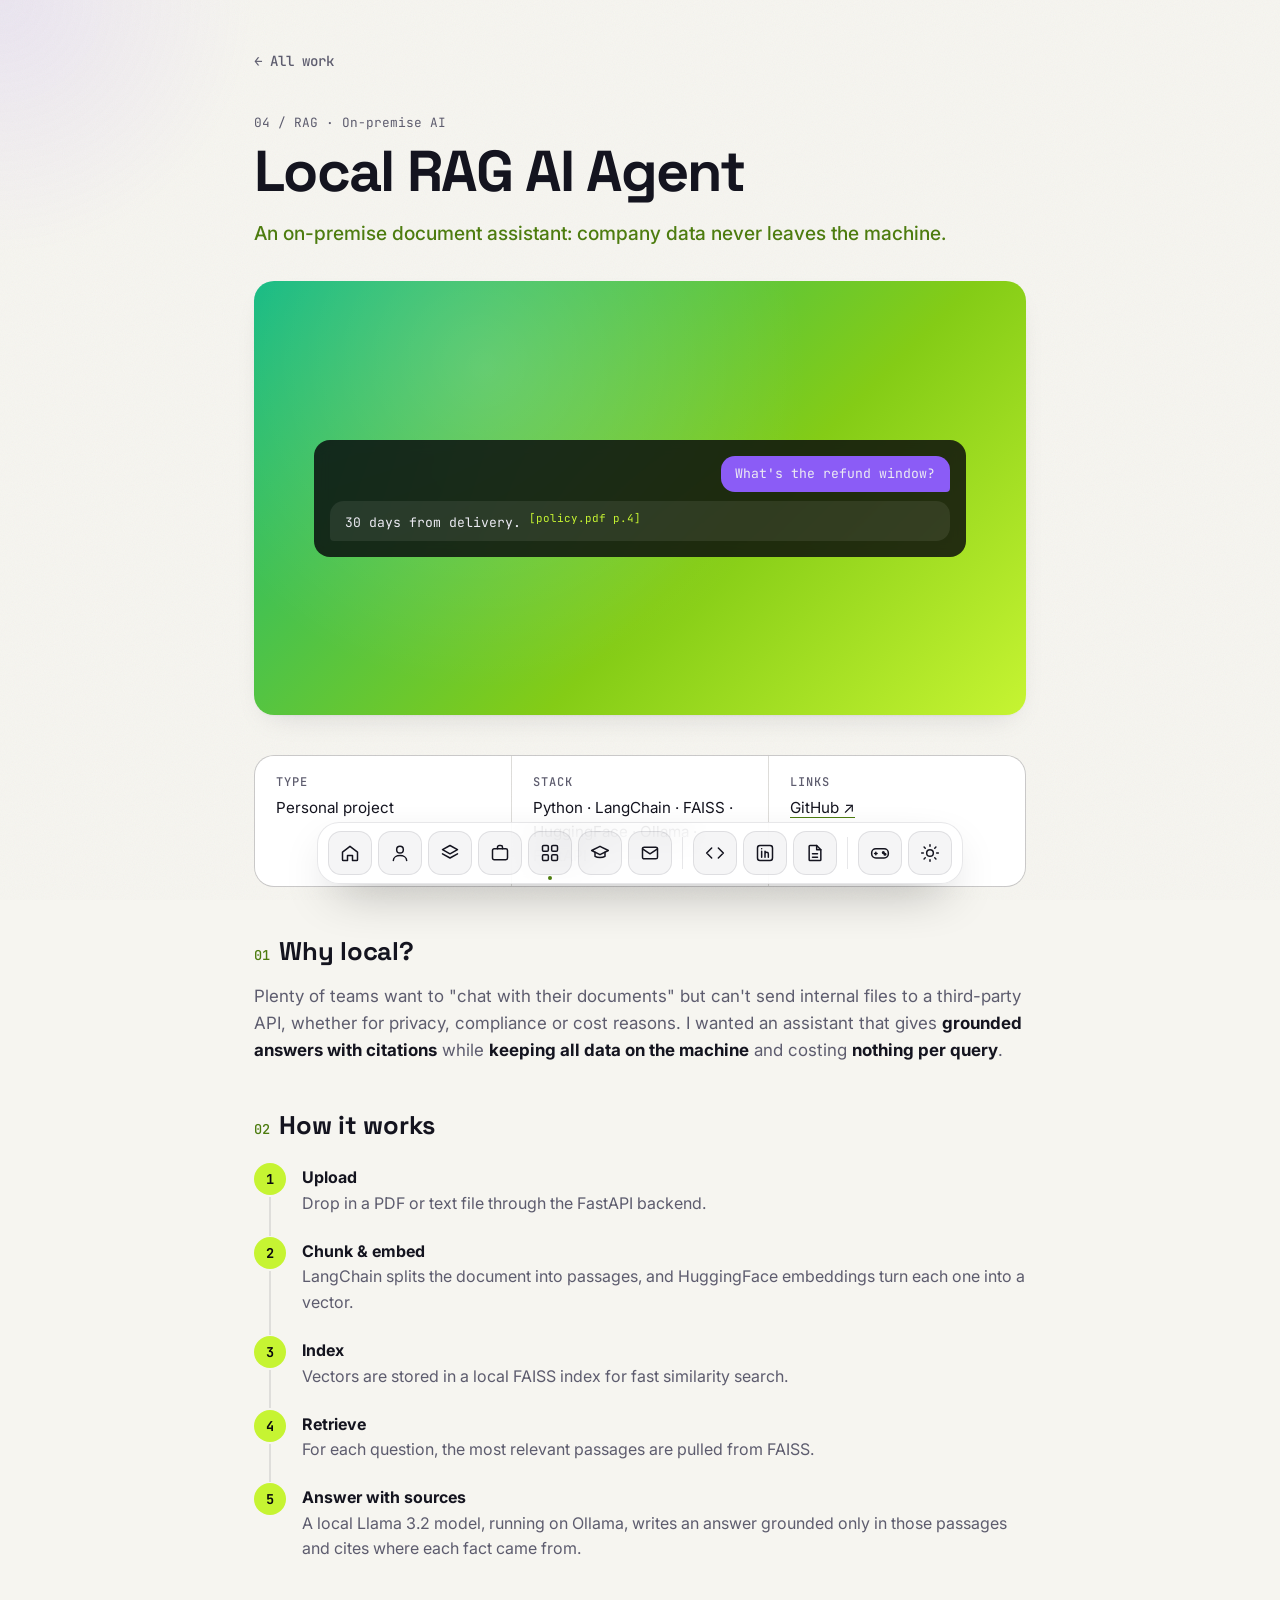
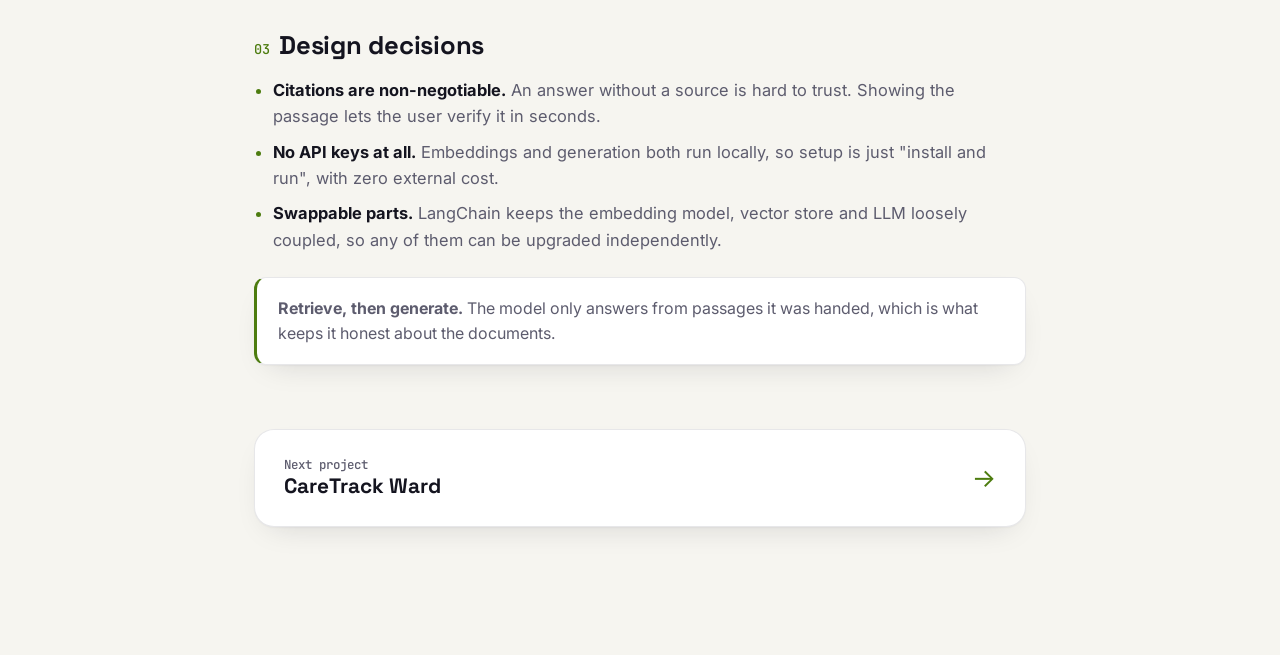
<file: work/local-rag-agent.html>
<!doctype html>
<html lang="en">
<head>
  <meta charset="utf-8" />
  <meta name="viewport" content="width=device-width, initial-scale=1" />
  <title>Local RAG AI Agent · Sayali Bhagyawant</title>
  <meta name="description" content="Write-up: an on-premise document assistant that answers with source citations at zero API cost." />
  <link rel="preconnect" href="https://fonts.googleapis.com" />
  <link rel="preconnect" href="https://fonts.gstatic.com" crossorigin />
  <link href="https://fonts.googleapis.com/css2?family=Space+Grotesk:wght@400;500;600;700&family=Inter:wght@400;500;600&family=JetBrains+Mono:wght@400;500&display=swap" rel="stylesheet" />
  <link rel="stylesheet" href="../style.css" />
  <script>
    (function () {
      var t; try { t = localStorage.getItem("theme"); } catch (e) {}
      document.documentElement.dataset.theme = t || (matchMedia("(prefers-color-scheme: light)").matches ? "light" : "dark");
    })();
  </script>
  <link rel="icon" href="data:image/svg+xml,<svg xmlns='http://www.w3.org/2000/svg' viewBox='0 0 100 100'><rect width='100' height='100' rx='24' fill='%23c6f432'/><text x='50' y='68' font-size='52' text-anchor='middle' font-family='Arial' font-weight='700' fill='%230a0a0f'>S</text></svg>" />
</head>
<body data-root="../">
  <div class="cursor-glow" aria-hidden="true"></div>
  <div class="grain" aria-hidden="true"></div>

  <main class="writeup">
    <a class="back-link" href="../index.html#work">← All work</a>

    <header class="writeup-head">
      <p class="project-meta">04 / RAG · On-premise AI</p>
      <h1>Local RAG AI Agent</h1>
      <p class="project-tagline">An on-premise document assistant: company data never leaves the machine.</p>
    </header>

    <div class="project-thumb thumb-rag writeup-hero">
      <div class="mock-chat">
        <div class="q">What's the refund window?</div>
        <div class="a">30 days from delivery. <sup>[policy.pdf p.4]</sup></div>
      </div>
    </div>

    <dl class="facts">
      <div><dt>Type</dt><dd>Personal project</dd></div>
      <div><dt>Stack</dt><dd>Python · LangChain · FAISS · HuggingFace · Ollama · FastAPI</dd></div>
      <div><dt>Links</dt><dd><a href="https://github.com/sayali3050/rag-ai-agent-" target="_blank" rel="noopener">GitHub ↗</a></dd></div>
    </dl>

    <article class="prose">
      <h2><span>01</span>Why local?</h2>
      <p>Plenty of teams want to "chat with their documents" but can't send internal files to a third-party API, whether for privacy, compliance or cost reasons. I wanted an assistant that gives <b>grounded answers with citations</b> while <b>keeping all data on the machine</b> and costing <b>nothing per query</b>.</p>

      <h2><span>02</span>How it works</h2>
      <ol class="flow">
        <li><b>Upload</b>Drop in a PDF or text file through the FastAPI backend.</li>
        <li><b>Chunk &amp; embed</b>LangChain splits the document into passages, and HuggingFace embeddings turn each one into a vector.</li>
        <li><b>Index</b>Vectors are stored in a local FAISS index for fast similarity search.</li>
        <li><b>Retrieve</b>For each question, the most relevant passages are pulled from FAISS.</li>
        <li><b>Answer with sources</b>A local Llama 3.2 model, running on Ollama, writes an answer grounded only in those passages and cites where each fact came from.</li>
      </ol>

      <h2><span>03</span>Design decisions</h2>
      <ul>
        <li><b>Citations are non-negotiable.</b> An answer without a source is hard to trust. Showing the passage lets the user verify it in seconds.</li>
        <li><b>No API keys at all.</b> Embeddings and generation both run locally, so setup is just "install and run", with zero external cost.</li>
        <li><b>Swappable parts.</b> LangChain keeps the embedding model, vector store and LLM loosely coupled, so any of them can be upgraded independently.</li>
      </ul>
      <div class="callout"><b>Retrieve, then generate.</b> The model only answers from passages it was handed, which is what keeps it honest about the documents.</div>
    </article>

    <a class="next-project" href="caretrack-ward.html">
      <div><small>Next project</small><strong>CareTrack Ward</strong></div>
      <span>→</span>
    </a>
  </main>

  <script src="../common.js"></script>
</body>
</html>
</file>
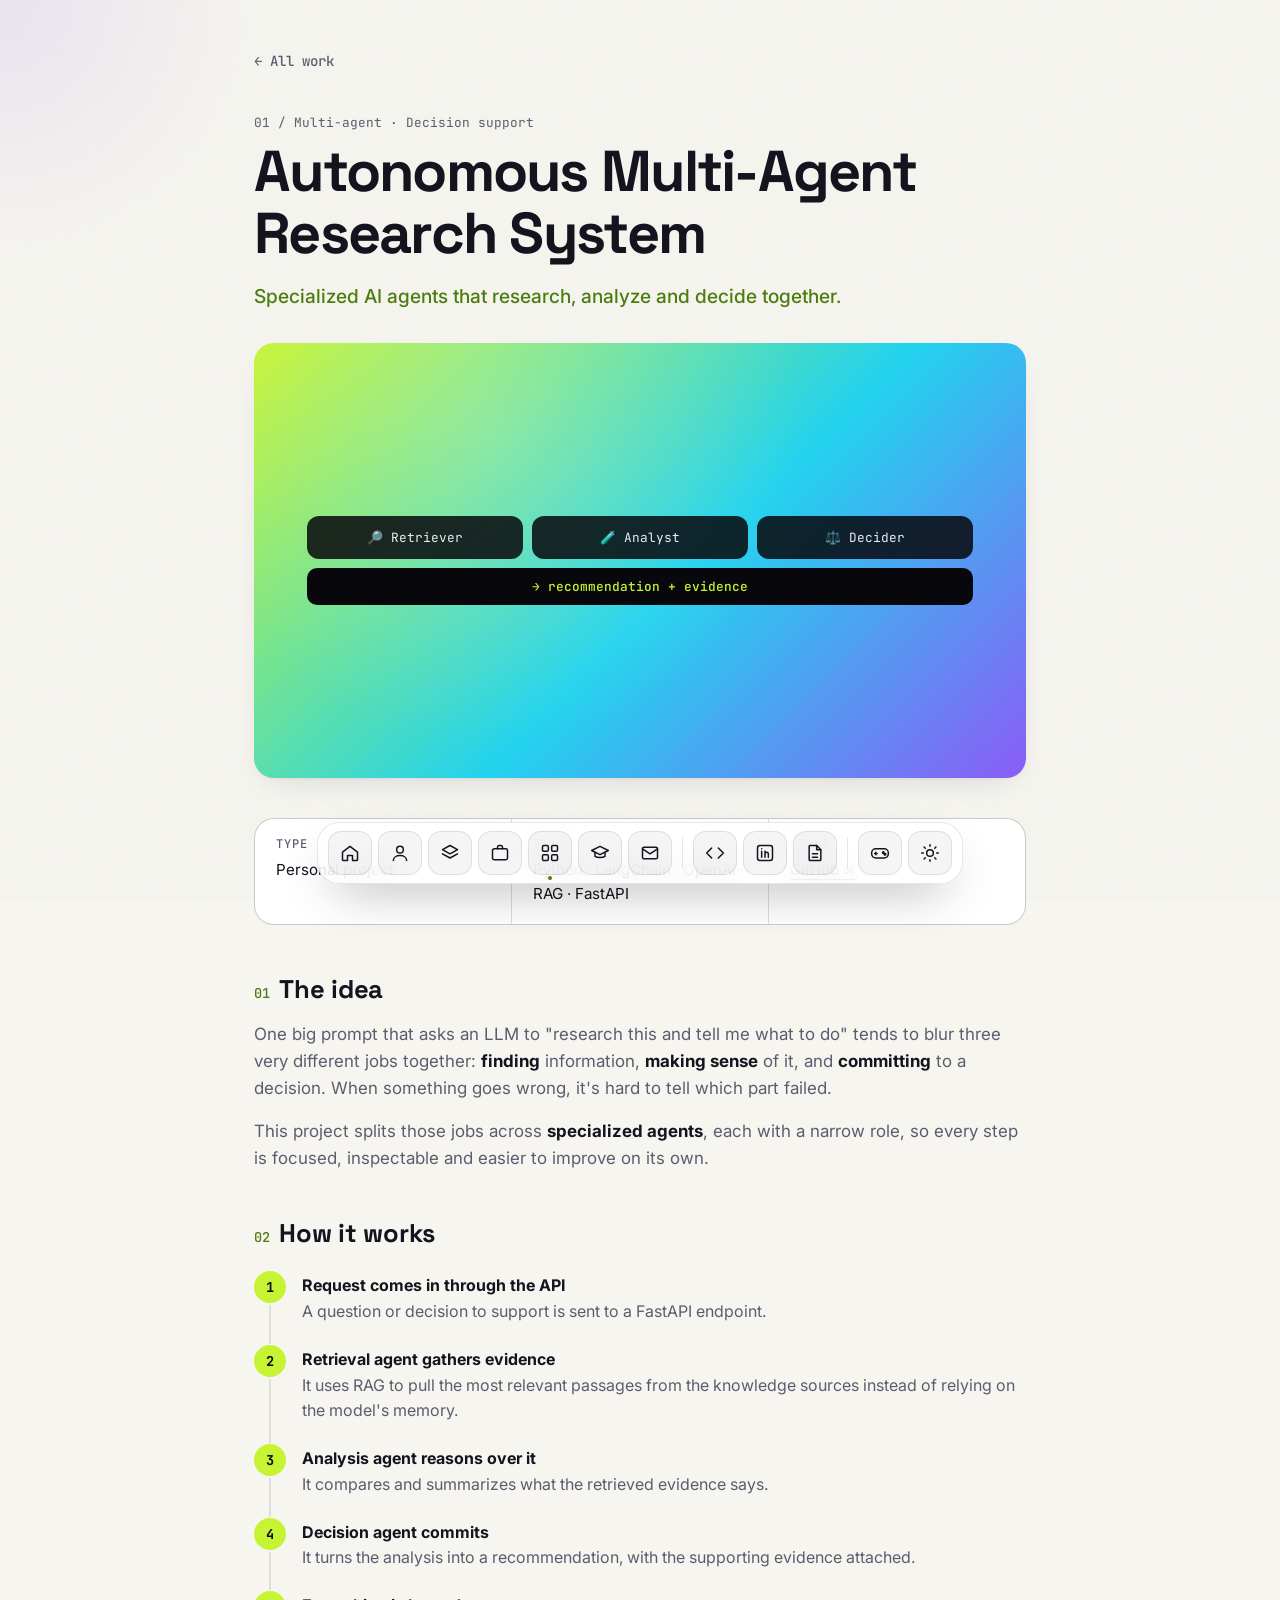
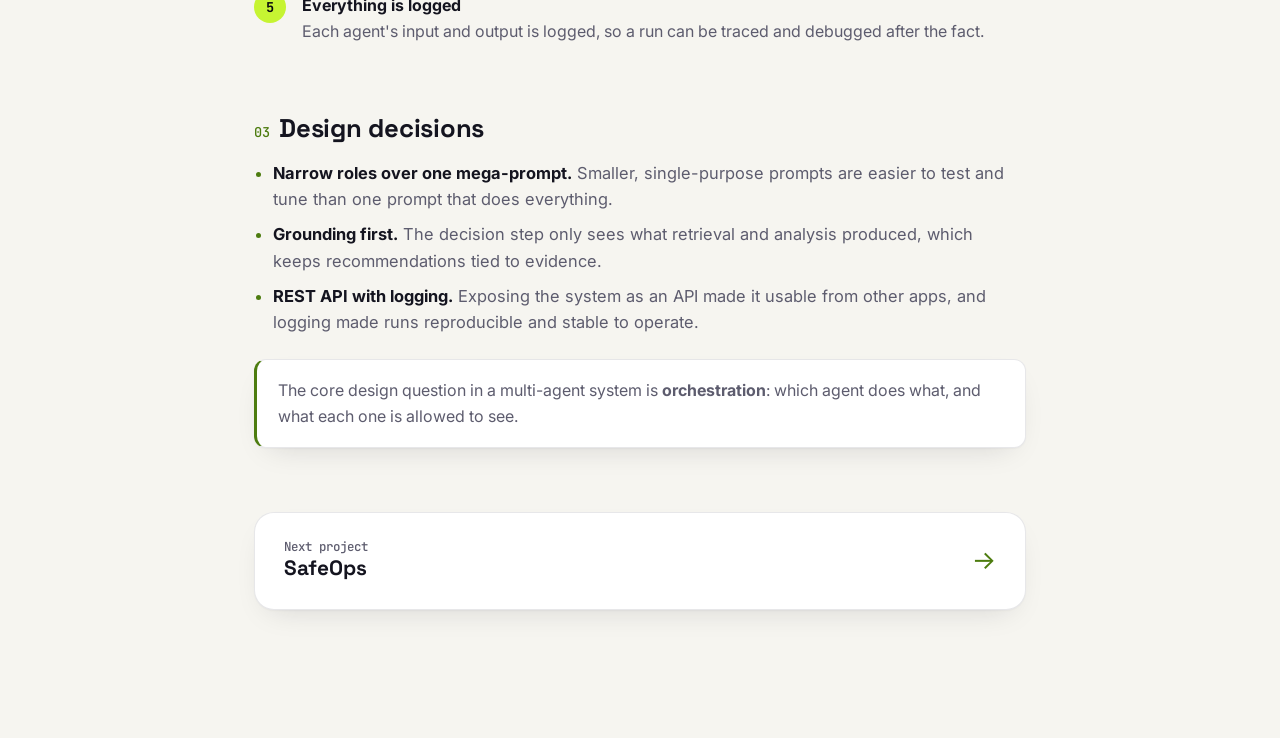
<file: work/multi-agent-research.html>
<!doctype html>
<html lang="en">
<head>
  <meta charset="utf-8" />
  <meta name="viewport" content="width=device-width, initial-scale=1" />
  <title>Multi-Agent Research System · Sayali Bhagyawant</title>
  <meta name="description" content="Write-up: an AI decision-support system where specialized agents retrieve, analyze and decide." />
  <link rel="preconnect" href="https://fonts.googleapis.com" />
  <link rel="preconnect" href="https://fonts.gstatic.com" crossorigin />
  <link href="https://fonts.googleapis.com/css2?family=Space+Grotesk:wght@400;500;600;700&family=Inter:wght@400;500;600&family=JetBrains+Mono:wght@400;500&display=swap" rel="stylesheet" />
  <link rel="stylesheet" href="../style.css" />
  <script>
    (function () {
      var t; try { t = localStorage.getItem("theme"); } catch (e) {}
      document.documentElement.dataset.theme = t || (matchMedia("(prefers-color-scheme: light)").matches ? "light" : "dark");
    })();
  </script>
  <link rel="icon" href="data:image/svg+xml,<svg xmlns='http://www.w3.org/2000/svg' viewBox='0 0 100 100'><rect width='100' height='100' rx='24' fill='%23c6f432'/><text x='50' y='68' font-size='52' text-anchor='middle' font-family='Arial' font-weight='700' fill='%230a0a0f'>S</text></svg>" />
</head>
<body data-root="../">
  <div class="cursor-glow" aria-hidden="true"></div>
  <div class="grain" aria-hidden="true"></div>

  <main class="writeup">
    <a class="back-link" href="../index.html#work">← All work</a>

    <header class="writeup-head">
      <p class="project-meta">01 / Multi-agent · Decision support</p>
      <h1>Autonomous Multi-Agent Research System</h1>
      <p class="project-tagline">Specialized AI agents that research, analyze and decide together.</p>
    </header>

    <div class="project-thumb thumb-multi writeup-hero">
      <div class="mock-agents">
        <div class="agent a1">🔎 Retriever</div>
        <div class="agent a2">🧪 Analyst</div>
        <div class="agent a3">⚖️ Decider</div>
        <div class="agent-out">→ recommendation + evidence</div>
      </div>
    </div>

    <dl class="facts">
      <div><dt>Type</dt><dd>Personal project</dd></div>
      <div><dt>Stack</dt><dd>Python · LangChain · OpenAI · RAG · FastAPI</dd></div>
      <div><dt>Links</dt><dd><a href="https://github.com/sayali3050" target="_blank" rel="noopener">GitHub ↗</a></dd></div>
    </dl>

    <article class="prose">
      <h2><span>01</span>The idea</h2>
      <p>One big prompt that asks an LLM to "research this and tell me what to do" tends to blur three very different jobs together: <b>finding</b> information, <b>making sense</b> of it, and <b>committing</b> to a decision. When something goes wrong, it's hard to tell which part failed.</p>
      <p>This project splits those jobs across <b>specialized agents</b>, each with a narrow role, so every step is focused, inspectable and easier to improve on its own.</p>

      <h2><span>02</span>How it works</h2>
      <ol class="flow">
        <li><b>Request comes in through the API</b>A question or decision to support is sent to a FastAPI endpoint.</li>
        <li><b>Retrieval agent gathers evidence</b>It uses RAG to pull the most relevant passages from the knowledge sources instead of relying on the model's memory.</li>
        <li><b>Analysis agent reasons over it</b>It compares and summarizes what the retrieved evidence says.</li>
        <li><b>Decision agent commits</b>It turns the analysis into a recommendation, with the supporting evidence attached.</li>
        <li><b>Everything is logged</b>Each agent's input and output is logged, so a run can be traced and debugged after the fact.</li>
      </ol>

      <h2><span>03</span>Design decisions</h2>
      <ul>
        <li><b>Narrow roles over one mega-prompt.</b> Smaller, single-purpose prompts are easier to test and tune than one prompt that does everything.</li>
        <li><b>Grounding first.</b> The decision step only sees what retrieval and analysis produced, which keeps recommendations tied to evidence.</li>
        <li><b>REST API with logging.</b> Exposing the system as an API made it usable from other apps, and logging made runs reproducible and stable to operate.</li>
      </ul>

      <div class="callout">The core design question in a multi-agent system is <b>orchestration</b>: which agent does what, and what each one is allowed to see.</div>
    </article>

    <a class="next-project" href="safeops.html">
      <div><small>Next project</small><strong>SafeOps</strong></div>
      <span>→</span>
    </a>
  </main>

  <script src="../common.js"></script>
</body>
</html>
</file>
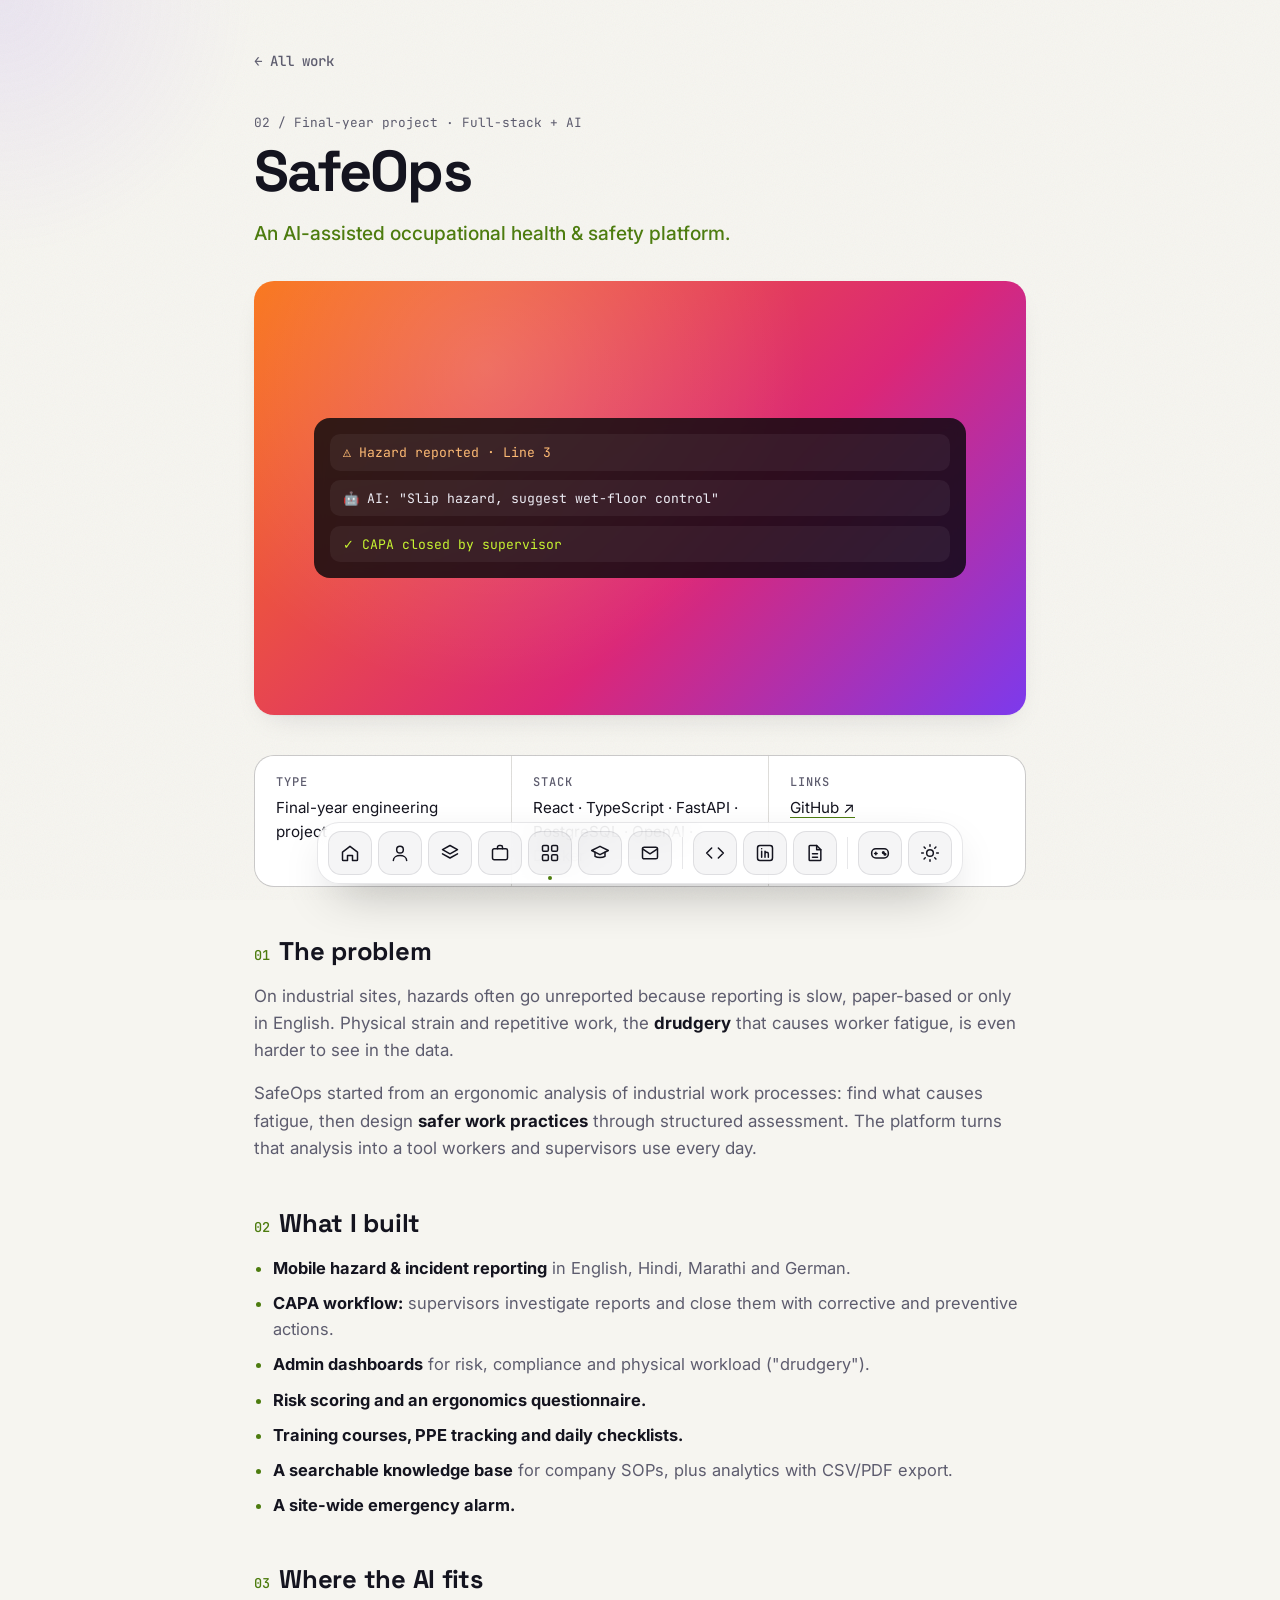
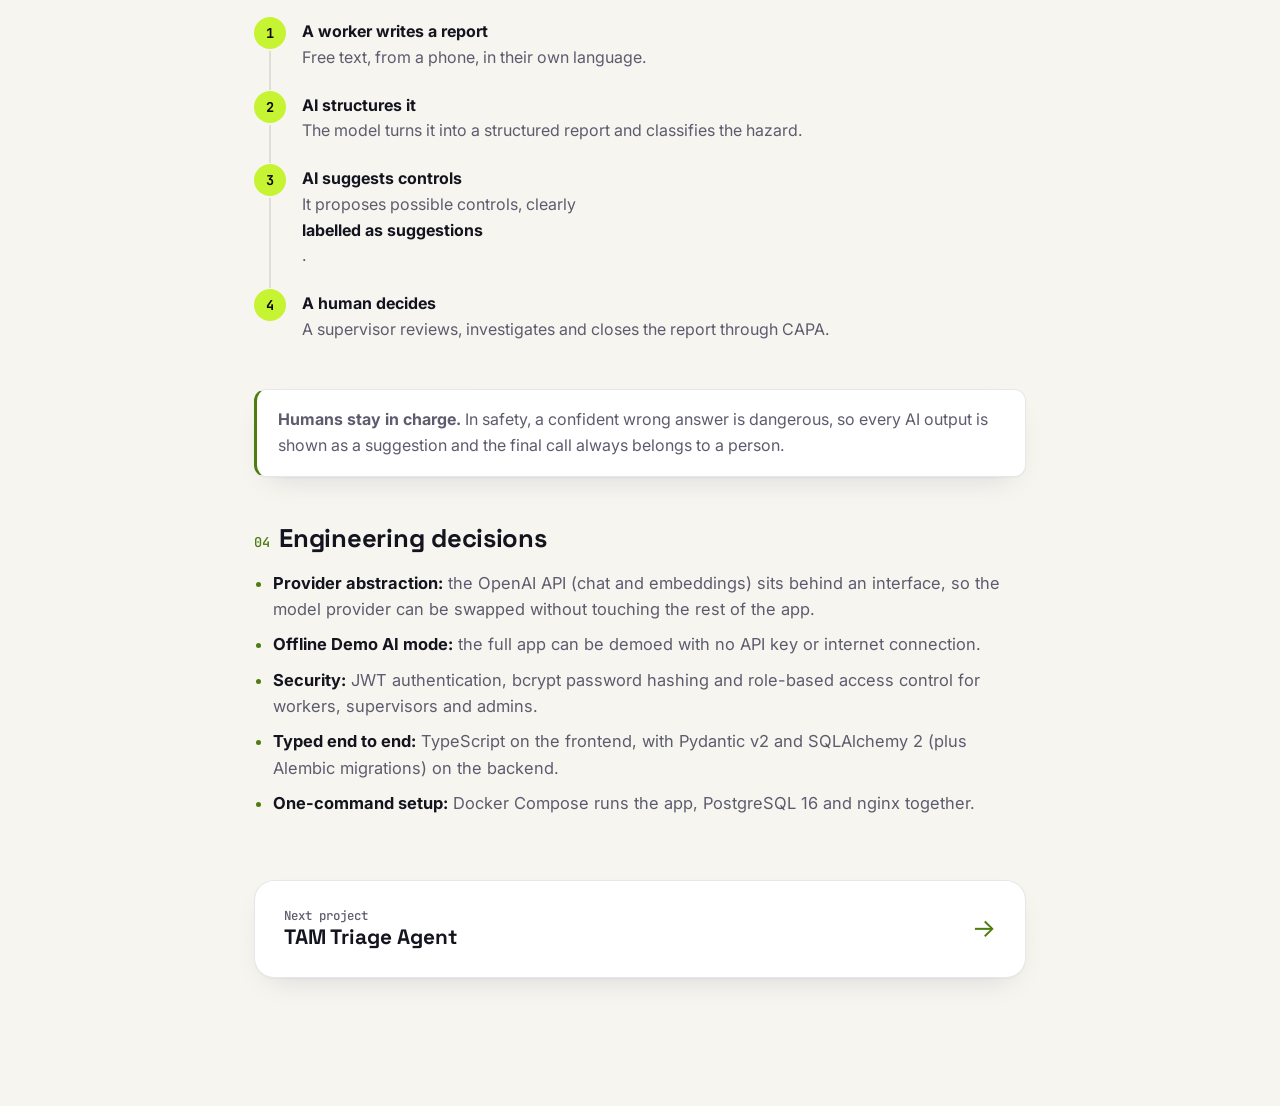
<file: work/safeops.html>
<!doctype html>
<html lang="en">
<head>
  <meta charset="utf-8" />
  <meta name="viewport" content="width=device-width, initial-scale=1" />
  <title>SafeOps · Sayali Bhagyawant</title>
  <meta name="description" content="Write-up: SafeOps, an AI-assisted occupational health and safety platform." />
  <link rel="preconnect" href="https://fonts.googleapis.com" />
  <link rel="preconnect" href="https://fonts.gstatic.com" crossorigin />
  <link href="https://fonts.googleapis.com/css2?family=Space+Grotesk:wght@400;500;600;700&family=Inter:wght@400;500;600&family=JetBrains+Mono:wght@400;500&display=swap" rel="stylesheet" />
  <link rel="stylesheet" href="../style.css" />
  <script>
    (function () {
      var t; try { t = localStorage.getItem("theme"); } catch (e) {}
      document.documentElement.dataset.theme = t || (matchMedia("(prefers-color-scheme: light)").matches ? "light" : "dark");
    })();
  </script>
  <link rel="icon" href="data:image/svg+xml,<svg xmlns='http://www.w3.org/2000/svg' viewBox='0 0 100 100'><rect width='100' height='100' rx='24' fill='%23c6f432'/><text x='50' y='68' font-size='52' text-anchor='middle' font-family='Arial' font-weight='700' fill='%230a0a0f'>S</text></svg>" />
</head>
<body data-root="../">
  <div class="cursor-glow" aria-hidden="true"></div>
  <div class="grain" aria-hidden="true"></div>

  <main class="writeup">
    <a class="back-link" href="../index.html#work">← All work</a>

    <header class="writeup-head">
      <p class="project-meta">02 / Final-year project · Full-stack + AI</p>
      <h1>SafeOps</h1>
      <p class="project-tagline">An AI-assisted occupational health &amp; safety platform.</p>
    </header>

    <div class="project-thumb thumb-safeops writeup-hero">
      <div class="mock-ui">
        <div class="mock-row warn">⚠ Hazard reported · Line 3</div>
        <div class="mock-row">🤖 AI: "Slip hazard, suggest wet-floor control"</div>
        <div class="mock-row ok">✓ CAPA closed by supervisor</div>
      </div>
    </div>

    <dl class="facts">
      <div><dt>Type</dt><dd>Final-year engineering project</dd></div>
      <div><dt>Stack</dt><dd>React · TypeScript · FastAPI · PostgreSQL · OpenAI · Docker</dd></div>
      <div><dt>Links</dt><dd><a href="https://github.com/sayali3050/OHS-Platform" target="_blank" rel="noopener">GitHub ↗</a></dd></div>
    </dl>

    <article class="prose">
      <h2><span>01</span>The problem</h2>
      <p>On industrial sites, hazards often go unreported because reporting is slow, paper-based or only in English. Physical strain and repetitive work, the <b>drudgery</b> that causes worker fatigue, is even harder to see in the data.</p>
      <p>SafeOps started from an ergonomic analysis of industrial work processes: find what causes fatigue, then design <b>safer work practices</b> through structured assessment. The platform turns that analysis into a tool workers and supervisors use every day.</p>

      <h2><span>02</span>What I built</h2>
      <ul>
        <li><b>Mobile hazard &amp; incident reporting</b> in English, Hindi, Marathi and German.</li>
        <li><b>CAPA workflow:</b> supervisors investigate reports and close them with corrective and preventive actions.</li>
        <li><b>Admin dashboards</b> for risk, compliance and physical workload ("drudgery").</li>
        <li><b>Risk scoring and an ergonomics questionnaire.</b></li>
        <li><b>Training courses, PPE tracking and daily checklists.</b></li>
        <li><b>A searchable knowledge base</b> for company SOPs, plus analytics with CSV/PDF export.</li>
        <li><b>A site-wide emergency alarm.</b></li>
      </ul>

      <h2><span>03</span>Where the AI fits</h2>
      <ol class="flow">
        <li><b>A worker writes a report</b>Free text, from a phone, in their own language.</li>
        <li><b>AI structures it</b>The model turns it into a structured report and classifies the hazard.</li>
        <li><b>AI suggests controls</b>It proposes possible controls, clearly <b>labelled as suggestions</b>.</li>
        <li><b>A human decides</b>A supervisor reviews, investigates and closes the report through CAPA.</li>
      </ol>
      <div class="callout"><b>Humans stay in charge.</b> In safety, a confident wrong answer is dangerous, so every AI output is shown as a suggestion and the final call always belongs to a person.</div>

      <h2><span>04</span>Engineering decisions</h2>
      <ul>
        <li><b>Provider abstraction:</b> the OpenAI API (chat and embeddings) sits behind an interface, so the model provider can be swapped without touching the rest of the app.</li>
        <li><b>Offline Demo AI mode:</b> the full app can be demoed with no API key or internet connection.</li>
        <li><b>Security:</b> JWT authentication, bcrypt password hashing and role-based access control for workers, supervisors and admins.</li>
        <li><b>Typed end to end:</b> TypeScript on the frontend, with Pydantic v2 and SQLAlchemy 2 (plus Alembic migrations) on the backend.</li>
        <li><b>One-command setup:</b> Docker Compose runs the app, PostgreSQL 16 and nginx together.</li>
      </ul>
    </article>

    <a class="next-project" href="tam-triage-agent.html">
      <div><small>Next project</small><strong>TAM Triage Agent</strong></div>
      <span>→</span>
    </a>
  </main>

  <script src="../common.js"></script>
</body>
</html>
</file>
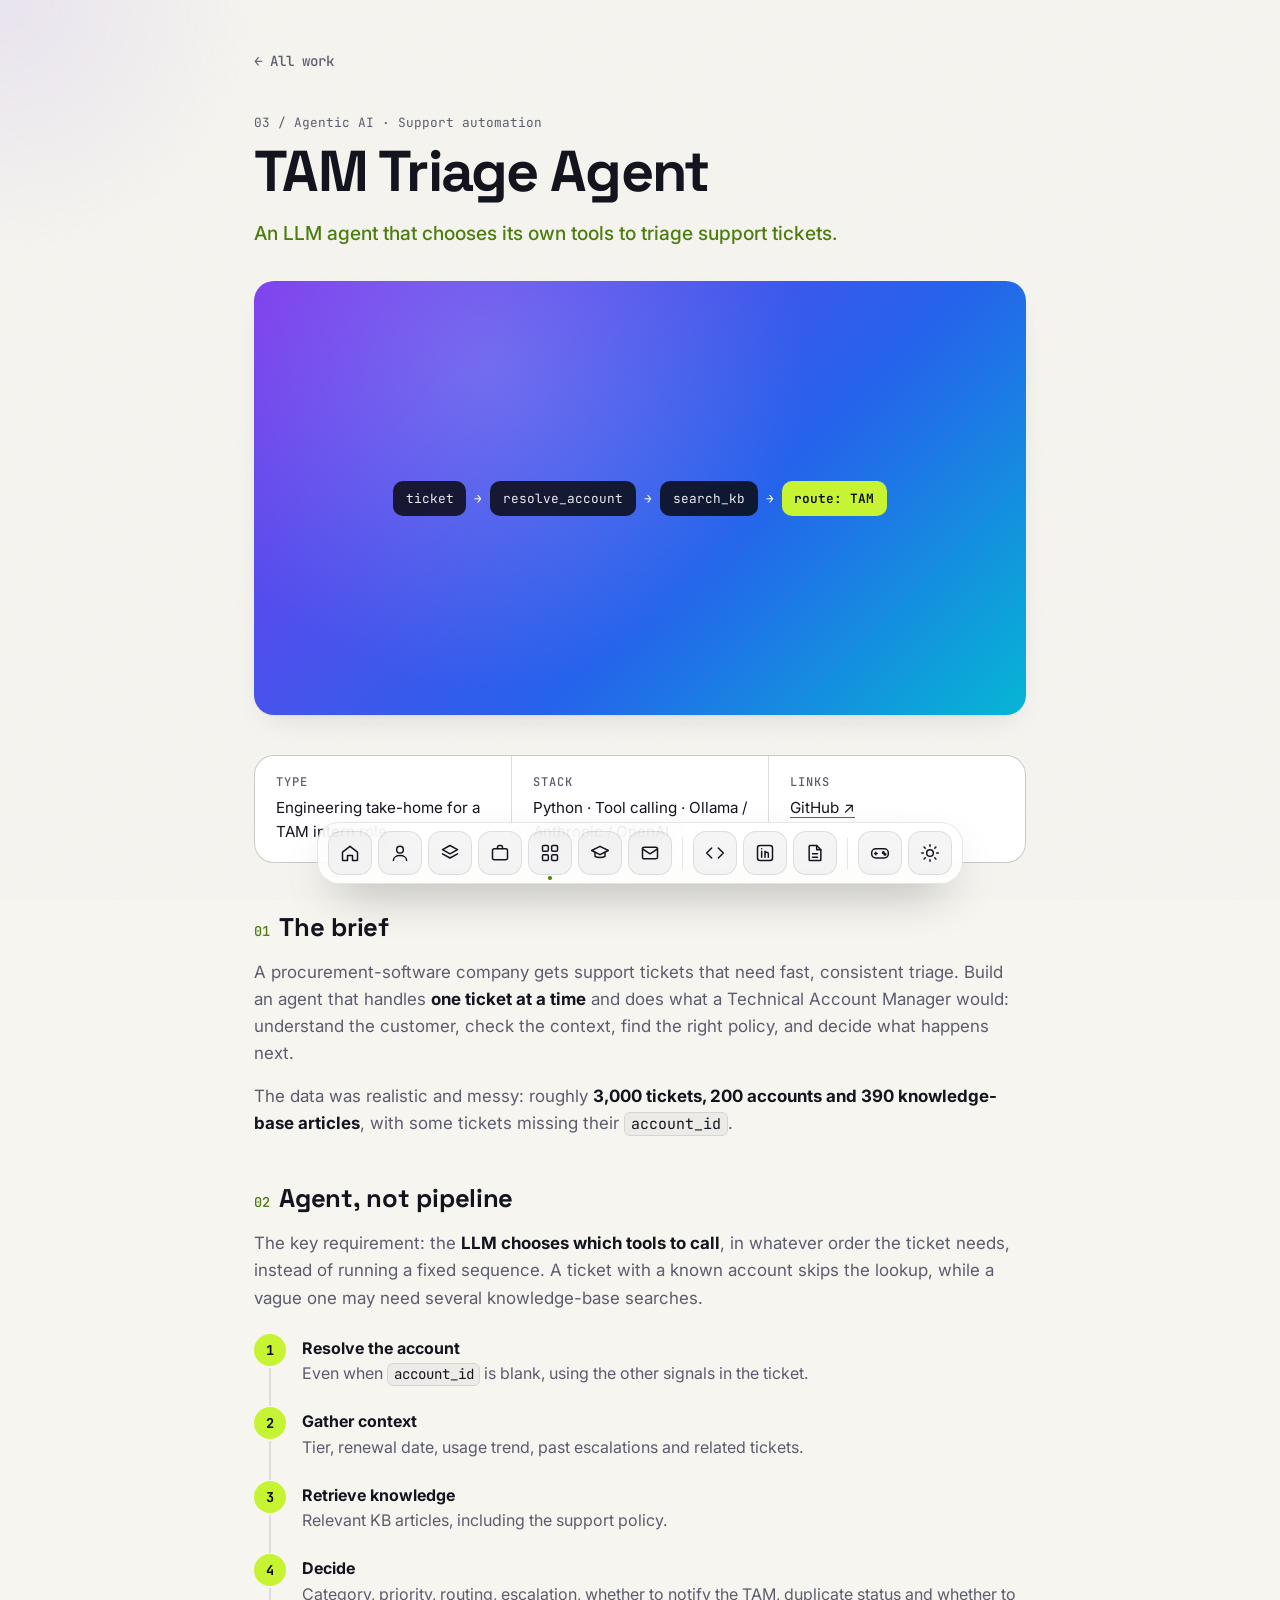
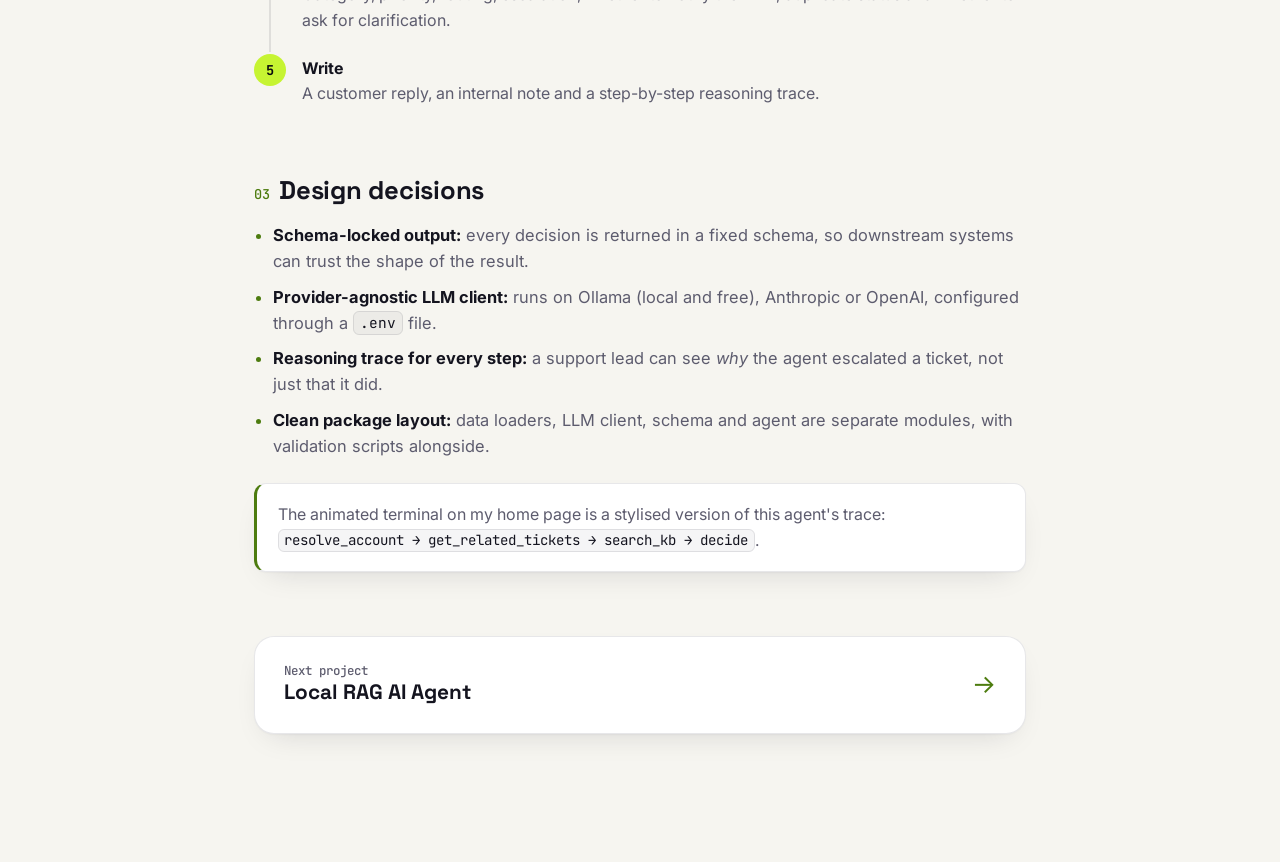
<file: work/tam-triage-agent.html>
<!doctype html>
<html lang="en">
<head>
  <meta charset="utf-8" />
  <meta name="viewport" content="width=device-width, initial-scale=1" />
  <title>TAM Triage Agent · Sayali Bhagyawant</title>
  <meta name="description" content="Write-up: an LLM agent that chooses its own tools to triage support tickets." />
  <link rel="preconnect" href="https://fonts.googleapis.com" />
  <link rel="preconnect" href="https://fonts.gstatic.com" crossorigin />
  <link href="https://fonts.googleapis.com/css2?family=Space+Grotesk:wght@400;500;600;700&family=Inter:wght@400;500;600&family=JetBrains+Mono:wght@400;500&display=swap" rel="stylesheet" />
  <link rel="stylesheet" href="../style.css" />
  <script>
    (function () {
      var t; try { t = localStorage.getItem("theme"); } catch (e) {}
      document.documentElement.dataset.theme = t || (matchMedia("(prefers-color-scheme: light)").matches ? "light" : "dark");
    })();
  </script>
  <link rel="icon" href="data:image/svg+xml,<svg xmlns='http://www.w3.org/2000/svg' viewBox='0 0 100 100'><rect width='100' height='100' rx='24' fill='%23c6f432'/><text x='50' y='68' font-size='52' text-anchor='middle' font-family='Arial' font-weight='700' fill='%230a0a0f'>S</text></svg>" />
</head>
<body data-root="../">
  <div class="cursor-glow" aria-hidden="true"></div>
  <div class="grain" aria-hidden="true"></div>

  <main class="writeup">
    <a class="back-link" href="../index.html#work">← All work</a>

    <header class="writeup-head">
      <p class="project-meta">03 / Agentic AI · Support automation</p>
      <h1>TAM Triage Agent</h1>
      <p class="project-tagline">An LLM agent that chooses its own tools to triage support tickets.</p>
    </header>

    <div class="project-thumb thumb-tam writeup-hero">
      <div class="mock-flow">
        <span>ticket</span><i>→</i><span>resolve_account</span><i>→</i><span>search_kb</span><i>→</i><span class="hl">route: TAM</span>
      </div>
    </div>

    <dl class="facts">
      <div><dt>Type</dt><dd>Engineering take-home for a TAM intern role</dd></div>
      <div><dt>Stack</dt><dd>Python · Tool calling · Ollama / Anthropic / OpenAI</dd></div>
      <div><dt>Links</dt><dd><a href="https://github.com/sayali3050/tam-agent-task" target="_blank" rel="noopener">GitHub ↗</a></dd></div>
    </dl>

    <article class="prose">
      <h2><span>01</span>The brief</h2>
      <p>A procurement-software company gets support tickets that need fast, consistent triage. Build an agent that handles <b>one ticket at a time</b> and does what a Technical Account Manager would: understand the customer, check the context, find the right policy, and decide what happens next.</p>
      <p>The data was realistic and messy: roughly <b>3,000 tickets, 200 accounts and 390 knowledge-base articles</b>, with some tickets missing their <code>account_id</code>.</p>

      <h2><span>02</span>Agent, not pipeline</h2>
      <p>The key requirement: the <b>LLM chooses which tools to call</b>, in whatever order the ticket needs, instead of running a fixed sequence. A ticket with a known account skips the lookup, while a vague one may need several knowledge-base searches.</p>
      <ol class="flow">
        <li><b>Resolve the account</b>Even when <code>account_id</code> is blank, using the other signals in the ticket.</li>
        <li><b>Gather context</b>Tier, renewal date, usage trend, past escalations and related tickets.</li>
        <li><b>Retrieve knowledge</b>Relevant KB articles, including the support policy.</li>
        <li><b>Decide</b>Category, priority, routing, escalation, whether to notify the TAM, duplicate status and whether to ask for clarification.</li>
        <li><b>Write</b>A customer reply, an internal note and a step-by-step reasoning trace.</li>
      </ol>

      <h2><span>03</span>Design decisions</h2>
      <ul>
        <li><b>Schema-locked output:</b> every decision is returned in a fixed schema, so downstream systems can trust the shape of the result.</li>
        <li><b>Provider-agnostic LLM client:</b> runs on Ollama (local and free), Anthropic or OpenAI, configured through a <code>.env</code> file.</li>
        <li><b>Reasoning trace for every step:</b> a support lead can see <em>why</em> the agent escalated a ticket, not just that it did.</li>
        <li><b>Clean package layout:</b> data loaders, LLM client, schema and agent are separate modules, with validation scripts alongside.</li>
      </ul>
      <div class="callout">The animated terminal on my home page is a stylised version of this agent's trace: <code>resolve_account → get_related_tickets → search_kb → decide</code>.</div>
    </article>

    <a class="next-project" href="local-rag-agent.html">
      <div><small>Next project</small><strong>Local RAG AI Agent</strong></div>
      <span>→</span>
    </a>
  </main>

  <script src="../common.js"></script>
</body>
</html>
</file>
<file: style.css>
/* ---------- theme tokens (dark default, light via [data-theme]) ---------- */
:root {
  --bg: #08080c;
  --bg-2: #101018;
  --card: #13131d;
  --line: rgba(255, 255, 255, 0.08);
  --text: #ecebf3;
  --muted: #9a99ab;
  --accent: #c6f432;          /* accent used for text and borders */
  --accent-bg: #c6f432;       /* accent used as a fill (buttons) */
  --on-accent: #0a0a0f;
  --glass: rgba(19, 19, 29, 0.72);
  --chip-bg: rgba(255, 255, 255, 0.04);
  --chip-text: #c9c8d8;
  --shadow: none;
  --glow: rgba(139, 92, 246, 0.16);
  --grad: linear-gradient(110deg, #c6f432, #5eead4 45%, #8b5cf6);

  --lime: #c6f432;            /* fixed: used inside always-dark surfaces */
  --violet: #8b5cf6;
  --pink: #f472b6;
  --radius: 20px;
  --font-display: "Space Grotesk", system-ui, sans-serif;
  --font-body: "Inter", system-ui, sans-serif;
  --font-mono: "JetBrains Mono", ui-monospace, monospace;
  color-scheme: dark;
}
:root[data-theme="light"] {
  --bg: #f6f5f0;
  --bg-2: #eeede6;
  --card: #ffffff;
  --line: rgba(20, 20, 40, 0.1);
  --text: #14141f;
  --muted: #5d5c6e;
  --accent: #4d7c0f;
  --accent-bg: #c6f432;
  --glass: rgba(255, 255, 255, 0.78);
  --chip-bg: rgba(20, 20, 40, 0.04);
  --chip-text: #3a3a4a;
  --shadow: 0 1px 2px rgba(20, 20, 40, 0.04), 0 12px 32px -16px rgba(20, 20, 40, 0.18);
  --glow: rgba(139, 92, 246, 0.1);
  --grad: linear-gradient(110deg, #65a30d, #0d9488 45%, #7c3aed);
  color-scheme: light;
}

* { box-sizing: border-box; margin: 0; padding: 0; }
html { scroll-behavior: smooth; }
body {
  background: var(--bg);
  color: var(--text);
  font-family: var(--font-body);
  line-height: 1.6;
  overflow-x: hidden;
  -webkit-font-smoothing: antialiased;
  padding-bottom: 6rem; /* room for the dock */
  transition: background-color 0.4s, color 0.4s;
}
a { color: inherit; text-decoration: none; }
::selection { background: var(--accent-bg); color: var(--on-accent); }

/* ---------- ambient ---------- */
.cursor-glow {
  position: fixed; top: 0; left: 0; width: 600px; height: 600px;
  border-radius: 50%; pointer-events: none; z-index: 0;
  background: radial-gradient(circle, var(--glow), transparent 60%);
  transform: translate(-50%, -50%);
}
.grain {
  position: fixed; inset: 0; pointer-events: none; z-index: 1; opacity: 0.05;
  background-image: url("data:image/svg+xml,%3Csvg xmlns='http://www.w3.org/2000/svg' width='160' height='160'%3E%3Cfilter id='n'%3E%3CfeTurbulence type='fractalNoise' baseFrequency='0.9' numOctaves='3'/%3E%3C/filter%3E%3Crect width='100%25' height='100%25' filter='url(%23n)'/%3E%3C/svg%3E");
}
main, .footer, .topbar { position: relative; z-index: 2; }

.grad {
  background: var(--grad);
  -webkit-background-clip: text; background-clip: text;
  color: transparent;
}

/* ---------- top bar ---------- */
.topbar {
  max-width: 1200px; margin: 0 auto; padding: 1.5rem 1.5rem 0;
  display: flex; justify-content: space-between; align-items: center;
}
.logo { font: 700 1.25rem var(--font-display); }
.logo span { color: var(--accent); }
.topbar-meta { font: 500 0.8rem var(--font-mono); color: var(--muted); }

/* ---------- buttons ---------- */
.btn {
  display: inline-flex; align-items: center; gap: 0.5rem;
  padding: 0.9rem 1.5rem; border-radius: 999px; border: 0; cursor: pointer;
  background: var(--accent-bg); color: var(--on-accent);
  font: 600 0.95rem var(--font-display);
  transition: transform 0.2s, box-shadow 0.2s;
}
.btn:hover { transform: translateY(-2px); box-shadow: 0 10px 30px -8px rgba(198, 244, 50, 0.55); }
.btn:disabled { opacity: 0.6; cursor: default; transform: none; }
.btn-ghost { background: transparent; color: var(--text); border: 1px solid var(--line); }
.btn-ghost:hover { border-color: var(--accent); box-shadow: none; }

/* ---------- dock ---------- */
.dock {
  position: fixed; left: 50%; bottom: 16px; transform: translateX(-50%); z-index: 100;
  display: flex; align-items: flex-end; gap: 6px; padding: 8px 10px;
  background: var(--glass); backdrop-filter: blur(16px) saturate(1.4); -webkit-backdrop-filter: blur(16px) saturate(1.4);
  border: 1px solid var(--line); border-radius: 22px;
  box-shadow: 0 20px 50px -20px rgba(0, 0, 0, 0.45);
}
.dock-item {
  --s: 1;
  position: relative; width: 44px; height: 44px; flex-shrink: 0;
  display: grid; place-items: center; border-radius: 13px; cursor: pointer;
  background: var(--chip-bg); border: 1px solid var(--line); color: var(--text);
  transform: scale(var(--s)); transform-origin: bottom center;
  margin-inline: calc((var(--s) - 1) * 12px);
  transition: transform 0.15s ease-out, margin 0.15s ease-out, background 0.2s, color 0.2s;
  font: inherit;
}
.dock-item svg { width: 20px; height: 20px; fill: none; stroke: currentColor; stroke-width: 1.8; stroke-linecap: round; stroke-linejoin: round; }
.dock-item:hover { background: var(--accent-bg); color: var(--on-accent); }
.dock-item::before { /* tooltip */
  content: attr(data-label); position: absolute; bottom: calc(100% + 10px); left: 50%;
  transform: translateX(-50%) scale(calc(1 / var(--s)));
  transform-origin: bottom center;
  padding: 0.3rem 0.65rem; border-radius: 8px; white-space: nowrap; pointer-events: none;
  background: var(--text); color: var(--bg); font: 500 0.72rem var(--font-mono);
  opacity: 0; transition: opacity 0.15s;
}
.dock-item:hover::before, .dock-item:focus-visible::before { opacity: 1; }
.dock-item.active::after {
  content: ""; position: absolute; bottom: -6px; left: 50%; width: 4px; height: 4px;
  border-radius: 50%; background: var(--accent); transform: translateX(-50%);
}
.dock-sep { width: 1px; height: 32px; background: var(--line); margin: 0 4px 6px; flex-shrink: 0; }
.dock .icon-sun { display: none; }
:root[data-theme="light"] .dock .icon-sun { display: block; }
:root[data-theme="light"] .dock .icon-moon { display: none; }

/* ---------- hero ---------- */
.hero {
  min-height: calc(100vh - 5rem);
  max-width: 1200px; margin: 0 auto;
  padding: 3rem 1.5rem 4rem;
  display: grid; grid-template-columns: 1.15fr 1fr; gap: 3rem; align-items: center;
}
.eyebrow {
  display: inline-flex; align-items: center; gap: 0.6rem;
  font: 500 0.85rem var(--font-mono); color: var(--muted);
  padding: 0.45rem 0.9rem; border: 1px solid var(--line); border-radius: 999px;
}
.dot {
  width: 8px; height: 8px; border-radius: 50%; background: var(--accent-bg);
  box-shadow: 0 0 0 0 rgba(198, 244, 50, 0.7); animation: pulse 2s infinite;
}
@keyframes pulse { 70% { box-shadow: 0 0 0 10px rgba(198, 244, 50, 0); } 100% { box-shadow: 0 0 0 0 rgba(198, 244, 50, 0); } }
.hero-title {
  font: 700 clamp(2.6rem, 6vw, 4.8rem)/1.05 var(--font-display);
  letter-spacing: -0.03em; margin: 1.5rem 0;
}
.rotator { color: var(--accent); border-right: 3px solid var(--accent); padding-right: 4px; animation: blink 0.9s step-end infinite; }
@keyframes blink { 50% { border-color: transparent; } }
.hero-sub { color: var(--muted); font-size: 1.12rem; max-width: 34rem; }
.hero-sub strong { color: var(--text); font-weight: 600; }
.hero-cta { display: flex; gap: 1rem; margin: 2.2rem 0 1.6rem; flex-wrap: wrap; }
.hero-socials { display: flex; gap: 1.5rem; font: 500 0.85rem var(--font-mono); }
.hero-socials a { color: var(--muted); border-bottom: 1px dashed var(--line); }
.hero-socials a:hover { color: var(--accent); border-color: var(--accent); }

.hero-right { position: relative; }
.terminal {
  background: linear-gradient(160deg, #15151f, #0d0d14);
  border: 1px solid rgba(255, 255, 255, 0.08); border-radius: var(--radius);
  box-shadow: 0 40px 80px -30px rgba(139, 92, 246, 0.45), inset 0 1px 0 rgba(255,255,255,0.05);
  overflow: hidden; transition: transform 0.15s ease-out;
}
.terminal-bar { display: flex; align-items: center; gap: 7px; padding: 0.85rem 1rem; border-bottom: 1px solid rgba(255, 255, 255, 0.08); }
.terminal-bar span { width: 11px; height: 11px; border-radius: 50%; background: #ff5f57; }
.terminal-bar span:nth-child(2) { background: #febc2e; }
.terminal-bar span:nth-child(3) { background: #28c840; }
.terminal-bar p { margin-left: auto; font: 0.78rem var(--font-mono); color: #9a99ab; }
.terminal-body {
  font: 0.86rem/1.75 var(--font-mono); padding: 1.3rem 1.4rem; min-height: 330px;
  white-space: pre-wrap; color: #cfcfe0;
}
.terminal-body .c-mute { color: #6b6a80; }
.terminal-body .c-lime { color: var(--lime); }
.terminal-body .c-vio { color: #b49cff; }
.terminal-body .c-pink { color: var(--pink); }
.terminal-body .caret { display: inline-block; width: 8px; height: 1em; background: var(--lime); vertical-align: -2px; animation: blink 0.9s step-end infinite; }

.float-chip {
  position: absolute; padding: 0.5rem 0.9rem; border-radius: 999px;
  background: var(--glass); border: 1px solid var(--line); backdrop-filter: blur(8px);
  font: 500 0.8rem var(--font-mono); white-space: nowrap; box-shadow: var(--shadow);
  animation: float 6s ease-in-out infinite;
}
.chip-1 { top: -18px; right: 10%; }
.chip-2 { bottom: 18%; left: -36px; animation-delay: -2s; }
.chip-3 { bottom: -18px; right: 6%; animation-delay: -4s; }
@keyframes float { 50% { transform: translateY(-12px); } }

/* ---------- marquee ---------- */
.marquee { border-block: 1px solid var(--line); overflow: hidden; padding: 1.1rem 0; background: var(--bg-2); position: relative; z-index: 2; }
.marquee-track { display: flex; gap: 2.2rem; width: max-content; animation: scroll 30s linear infinite; }
.marquee-track span { font: 600 1.4rem var(--font-display); color: var(--muted); white-space: nowrap; }
.marquee-track span:nth-child(even) { color: var(--accent); }
@keyframes scroll { to { transform: translateX(-50%); } }

/* ---------- sections ---------- */
.section { max-width: 1200px; margin: 0 auto; padding: 7rem 1.5rem 2rem; }
.section-tag { font: 500 0.85rem var(--font-mono); color: var(--accent); margin-bottom: 1rem; }
.section-title { font: 700 clamp(2rem, 4vw, 3rem)/1.1 var(--font-display); letter-spacing: -0.02em; margin-bottom: 2.5rem; }
.section-lead { color: var(--muted); margin: -1.6rem 0 2.5rem; font-size: 1.05rem; }

/* ---------- about ---------- */
.about-grid { display: grid; grid-template-columns: 340px 1fr; gap: 4rem; align-items: center; }
.about-photo { position: relative; aspect-ratio: 4 / 5; border-radius: 28px; }
.about-photo img, .photo-fallback {
  position: absolute; inset: 0; width: 100%; height: 100%; object-fit: cover; border-radius: 28px;
}
.photo-frame { position: absolute; inset: 0; border-radius: 28px; overflow: hidden; box-shadow: var(--shadow); }
/* subject sits in the lower right-of-centre of the source photo: zoom toward the subject */
.about-photo img {
  z-index: 2; transform: scale(1.6); transform-origin: 71% 100%;
  transition: transform 0.6s ease;
}
.about-photo:hover img { transform: scale(1.5); }
.photo-fallback {
  display: grid; place-items: center;
  font: 700 6rem var(--font-display); color: #0a0a0f;
  background: var(--grad);
}
.photo-ring {
  position: absolute; inset: -14px; border: 1px dashed var(--accent); opacity: 0.45; border-radius: 36px;
  animation: spin 40s linear infinite; z-index: -1;
}
@keyframes spin { to { transform: rotate(360deg); } }
.about-text h2 { font: 700 2.4rem var(--font-display); margin-bottom: 1.2rem; }
.about-text p { color: var(--muted); font-size: 1.08rem; margin-bottom: 1rem; }
.about-text strong, .about-text em { color: var(--text); }
.stats { display: grid; grid-template-columns: repeat(3, 1fr); gap: 1rem; margin-top: 2rem; }
.stats div { background: var(--card); border: 1px solid var(--line); border-radius: 16px; padding: 1.2rem; box-shadow: var(--shadow); }
.stats b { display: block; font: 700 2.2rem var(--font-display); color: var(--accent); }
.stats span { font-size: 0.85rem; color: var(--muted); }

/* ---------- tags ---------- */
.tags { display: flex; flex-wrap: wrap; gap: 0.5rem; }
.tags span {
  font: 500 0.78rem var(--font-mono); padding: 0.35rem 0.75rem; border-radius: 999px;
  background: var(--chip-bg); border: 1px solid var(--line); color: var(--chip-text);
}

/* ---------- skills ---------- */
.skills-grid { display: grid; grid-template-columns: repeat(3, 1fr); gap: 1.2rem; }
.skill-card {
  background: var(--card); border: 1px solid var(--line); border-radius: var(--radius);
  padding: 1.6rem; transition: border-color 0.3s, transform 0.3s; box-shadow: var(--shadow);
}
.skill-card:hover { border-color: var(--accent); transform: translateY(-4px); }
.skill-card h3 { font: 600 1.15rem var(--font-display); margin-bottom: 1rem; }

/* ---------- projects ---------- */
.projects { display: flex; flex-direction: column; gap: 2rem; }
.project {
  display: grid; grid-template-columns: 1fr 1.1fr; gap: 2.5rem; align-items: center;
  background: var(--card); border: 1px solid var(--line); border-radius: 28px; padding: 1.4rem;
  transition: border-color 0.3s; box-shadow: var(--shadow);
}
.project:hover { border-color: rgba(139, 92, 246, 0.45); }
.project:nth-child(even) .project-thumb { order: 2; }
.project-thumb {
  aspect-ratio: 4 / 3; border-radius: 20px; position: relative; overflow: hidden;
  display: grid; place-items: center; padding: 1.5rem; color: #ecebf3;
}
.project-thumb::after {
  content: ""; position: absolute; inset: 0;
  background: radial-gradient(circle at 30% 20%, rgba(255,255,255,0.18), transparent 50%);
}
.thumb-safeops { background: linear-gradient(135deg, #f97316, #db2777 60%, #7c3aed); }
.thumb-tam { background: linear-gradient(135deg, #7c3aed, #2563eb 60%, #06b6d4); }
.thumb-rag { background: linear-gradient(135deg, #10b981, #84cc16 60%, #c6f432); }
.thumb-care { background: linear-gradient(135deg, #0ea5e9, #6366f1 60%, #ec4899); }
.thumb-multi { background: linear-gradient(135deg, #c6f432, #22d3ee 55%, #8b5cf6); }
.project:hover .project-thumb > div { transform: scale(1.05) rotate(-1deg); }
.project-thumb > div { transition: transform 0.5s; position: relative; z-index: 1; }

.mock-ui, .mock-chat {
  width: 90%; background: rgba(8, 8, 12, 0.82); backdrop-filter: blur(6px);
  border-radius: 16px; padding: 1rem; display: flex; flex-direction: column; gap: 0.6rem;
  font: 0.82rem var(--font-mono);
}
.mock-row { padding: 0.6rem 0.8rem; border-radius: 10px; background: rgba(255,255,255,0.05); }
.mock-row.warn { color: #fdba74; }
.mock-row.ok { color: var(--lime); }
.mock-flow { display: flex; flex-wrap: wrap; justify-content: center; align-items: center; gap: 0.5rem; font: 0.8rem var(--font-mono); }
.mock-flow span { background: rgba(8, 8, 12, 0.82); padding: 0.55rem 0.8rem; border-radius: 10px; }
.mock-flow span.hl { background: var(--lime); color: #0a0a0f; font-weight: 600; }
.mock-flow i { font-style: normal; color: #fff; }
.mock-chat .q { align-self: flex-end; background: var(--violet); padding: 0.6rem 0.9rem; border-radius: 14px 14px 4px 14px; }
.mock-chat .a { background: rgba(255,255,255,0.08); padding: 0.6rem 0.9rem; border-radius: 14px 14px 14px 4px; }
.mock-chat sup { color: var(--lime); }
.mock-temps { display: flex; align-items: flex-end; gap: 0.8rem; height: 70%; width: 80%; }
.mock-temps span {
  flex: 1; height: var(--h); min-height: 3rem; display: grid; place-items: start center; padding-top: 0.5rem;
  background: rgba(8, 8, 12, 0.8); border-radius: 12px 12px 4px 4px; font: 600 0.85rem var(--font-mono);
}
.mock-temps span.hl { background: var(--lime); color: #0a0a0f; }
.mock-agents { display: grid; grid-template-columns: repeat(3, 1fr); gap: 0.6rem; width: 92%; font: 0.8rem var(--font-mono); }
.mock-agents .agent {
  background: rgba(8, 8, 12, 0.85); padding: 0.8rem 0.4rem; border-radius: 12px; text-align: center;
  animation: float 5s ease-in-out infinite;
}
.mock-agents .a2 { animation-delay: -1.6s; }
.mock-agents .a3 { animation-delay: -3.2s; }
.mock-agents .agent-out {
  grid-column: 1 / -1; text-align: center; padding: 0.6rem; border-radius: 10px;
  background: #08080c; color: var(--lime); font-weight: 500;
}

.project-body { padding: 0.5rem 1rem 0.5rem 0; }
.project-meta { font: 0.8rem var(--font-mono); color: var(--muted); margin-bottom: 0.6rem; }
.project-body h3 { font: 700 2rem var(--font-display); letter-spacing: -0.02em; }
.project-tagline { color: var(--accent); font-weight: 500; margin: 0.3rem 0 1rem; }
.project-body > p:not(.project-meta):not(.project-tagline) { color: var(--muted); margin-bottom: 1.2rem; }
.project-body b { color: var(--text); }
.project-links { display: flex; gap: 1.5rem; flex-wrap: wrap; }
.project-link {
  display: inline-block; margin-top: 1.3rem; font: 600 0.92rem var(--font-display);
  border-bottom: 1px solid var(--accent); padding-bottom: 2px; transition: color 0.2s;
}
.project-link:hover { color: var(--accent); }
.project-link.muted { border-color: var(--line); color: var(--muted); }

/* ---------- experience ---------- */
.exp-index { list-style: none; display: flex; flex-wrap: wrap; gap: 0.8rem; margin-bottom: 2rem; }
.exp-index a {
  display: inline-flex; gap: 0.6rem; align-items: center;
  padding: 0.55rem 1rem; border: 1px solid var(--line); border-radius: 999px;
  font-size: 0.9rem; transition: border-color 0.2s;
}
.exp-index a:hover { border-color: var(--accent); }
.exp-index span { font-family: var(--font-mono); color: var(--accent); }
.exp-index em { font-style: normal; color: var(--muted); }
.exp-list { display: flex; flex-direction: column; gap: 1rem; }
.exp {
  background: var(--card); border: 1px solid var(--line); border-radius: var(--radius);
  padding: 1.6rem 1.8rem; scroll-margin-top: 2rem; transition: border-color 0.3s; box-shadow: var(--shadow);
}
.exp[open], .exp:hover { border-color: color-mix(in srgb, var(--accent) 45%, transparent); }
.exp summary { list-style: none; cursor: pointer; display: flex; flex-direction: column; gap: 0.8rem; }
.exp summary::-webkit-details-marker { display: none; }
.exp-head { display: grid; grid-template-columns: auto 1fr auto; gap: 1.2rem; align-items: center; }
.exp-num { font: 700 2rem var(--font-display); color: var(--accent); opacity: 0.8; }
.exp h3 { font: 600 1.3rem var(--font-display); }
.exp-company { color: var(--muted); font-size: 0.95rem; }
.exp-date { font: 0.85rem var(--font-mono); color: var(--muted); }
.exp-toggle { font: 500 0.82rem var(--font-mono); color: var(--accent); }
.exp-toggle::after { content: " ↓"; }
.exp[open] .exp-toggle { font-size: 0; }
.exp[open] .exp-toggle::before { content: "Hide details ↑"; font-size: 0.82rem; }
.exp[open] .exp-toggle::after { content: ""; }
.exp ul { margin: 1.2rem 0 1.2rem 1.1rem; color: var(--muted); display: flex; flex-direction: column; gap: 0.6rem; }
.exp li::marker { color: var(--accent); }
.exp li b { color: var(--text); font-weight: 600; }

/* ---------- education ---------- */
.edu-grid { display: grid; grid-template-columns: 1.3fr 1fr; gap: 1.5rem; align-items: start; }
.edu-list { display: flex; flex-direction: column; gap: 1rem; }
.edu {
  display: flex; justify-content: space-between; gap: 1rem; align-items: center;
  background: var(--card); border: 1px solid var(--line); border-radius: var(--radius); padding: 1.4rem 1.6rem;
  box-shadow: var(--shadow);
}
.edu h3 { font: 600 1.1rem var(--font-display); }
.edu p { color: var(--muted); font-size: 0.92rem; }
.edu-meta { text-align: right; display: flex; flex-direction: column; flex-shrink: 0; }
.edu-meta b { font: 700 1.2rem var(--font-display); color: var(--accent); }
.edu-meta span { font: 0.8rem var(--font-mono); color: var(--muted); }
.certs {
  background: linear-gradient(160deg, rgba(139, 92, 246, 0.14), var(--card) 60%);
  border: 1px solid var(--line); border-radius: var(--radius); padding: 1.6rem; box-shadow: var(--shadow);
}
.certs h3 { font: 600 1.3rem var(--font-display); margin-bottom: 1.2rem; }
.cert-group { padding: 0.9rem 0; border-top: 1px solid var(--line); }
.cert-issuer { font: 500 0.8rem var(--font-mono); color: var(--accent); text-transform: uppercase; letter-spacing: 0.08em; margin-bottom: 0.4rem; }
.cert-group ul { list-style: none; display: flex; flex-direction: column; gap: 0.25rem; }
.cert-group li { font-size: 0.95rem; }
.cert-group li::before { content: "✦ "; color: var(--violet); }

/* ---------- lab ---------- */
.lab-grid { display: grid; grid-template-columns: repeat(2, 1fr); gap: 1.2rem; }
.lab-card {
  position: relative; background: var(--card); border: 1px solid var(--line); border-radius: var(--radius);
  padding: 1.8rem; overflow: hidden; transition: transform 0.3s; box-shadow: var(--shadow);
}
.lab-card::before {
  content: ""; position: absolute; inset: 0; border-radius: inherit; padding: 1px;
  background: var(--grad); opacity: 0; transition: opacity 0.3s;
  -webkit-mask: linear-gradient(#000 0 0) content-box, linear-gradient(#000 0 0);
  -webkit-mask-composite: xor; mask-composite: exclude;
}
.lab-card:hover { transform: translateY(-4px); }
.lab-card:hover::before { opacity: 1; }
.lab-card h3 { font: 600 1.3rem var(--font-display); margin: 0.9rem 0 0.6rem; }
.lab-card p { color: var(--muted); margin-bottom: 1.2rem; }
.badge {
  font: 500 0.72rem var(--font-mono); text-transform: uppercase; letter-spacing: 0.08em;
  color: var(--accent); background: color-mix(in srgb, var(--accent) 12%, transparent);
  padding: 0.3rem 0.7rem; border-radius: 999px;
}

/* ---------- contact ---------- */
.contact { text-align: center; padding-bottom: 5rem; }
.contact-title { font: 700 clamp(2.6rem, 7vw, 5.5rem)/1 var(--font-display); letter-spacing: -0.03em; margin-bottom: 2rem; }
.contact .section-lead { margin: 0 auto 1.5rem; }
.contact-email {
  display: inline-block; margin-bottom: 2.5rem;
  font: 600 clamp(1.1rem, 3vw, 1.6rem) var(--font-display);
  border-bottom: 2px solid var(--accent); padding-bottom: 4px; transition: color 0.2s;
  overflow-wrap: anywhere;
}
.contact-email:hover { color: var(--accent); }
.contact-form {
  max-width: 640px; margin: 0 auto; text-align: left;
  background: var(--card); border: 1px solid var(--line); border-radius: 28px; padding: 2rem;
  display: flex; flex-direction: column; gap: 1.1rem; box-shadow: var(--shadow);
}
.form-row { display: grid; grid-template-columns: 1fr 1fr; gap: 1rem; }
.contact-form label { display: flex; flex-direction: column; gap: 0.4rem; font: 500 0.85rem var(--font-mono); color: var(--muted); }
.contact-form input, .contact-form textarea {
  font: 1rem var(--font-body); color: var(--text);
  background: var(--bg); border: 1px solid var(--line); border-radius: 12px; padding: 0.85rem 1rem;
  resize: vertical; transition: border-color 0.2s;
}
.contact-form input:focus, .contact-form textarea:focus { outline: none; border-color: var(--accent); }
.contact-form .btn { align-self: flex-start; }
.form-status { font: 0.9rem var(--font-mono); min-height: 1.2em; }
.form-status.ok { color: var(--accent); }
.form-status.err { color: var(--pink); }
.contact-links { display: flex; justify-content: center; gap: 2rem; margin-top: 2.5rem; font: 500 0.95rem var(--font-mono); }
.contact-links a { color: var(--muted); }
.contact-links a:hover { color: var(--accent); }

/* ---------- footer ---------- */
.footer {
  max-width: 1200px; margin: 0 auto; padding: 2rem 1.5rem 1rem;
  display: flex; justify-content: space-between; align-items: center;
  border-top: 1px solid var(--line); color: var(--muted); font-size: 0.88rem;
}
.to-top {
  width: 44px; height: 44px; display: grid; place-items: center; border-radius: 50%;
  border: 1px solid var(--line); transition: all 0.2s;
}
.to-top:hover { background: var(--accent-bg); color: var(--on-accent); }

/* ---------- write-up pages ---------- */
.writeup { max-width: 820px; margin: 0 auto; padding: 3rem 1.5rem 2rem; }
.back-link { font: 500 0.88rem var(--font-mono); color: var(--muted); }
.back-link:hover { color: var(--accent); }
.writeup-head { margin: 2.5rem 0 2rem; }
.writeup-head h1 { font: 700 clamp(2.2rem, 5.5vw, 3.6rem)/1.08 var(--font-display); letter-spacing: -0.03em; margin: 0.6rem 0 1rem; }
.writeup-head .project-tagline { font-size: 1.2rem; }
.writeup-hero { aspect-ratio: 16 / 9; margin-bottom: 2.5rem; box-shadow: var(--shadow); }
.facts {
  display: grid; grid-template-columns: repeat(3, 1fr); gap: 1px; margin-bottom: 3rem;
  background: var(--line); border: 1px solid var(--line); border-radius: var(--radius); overflow: hidden;
}
.facts div { background: var(--card); padding: 1.1rem 1.3rem; }
.facts dt { font: 500 0.75rem var(--font-mono); color: var(--muted); text-transform: uppercase; letter-spacing: 0.08em; margin-bottom: 0.35rem; }
.facts dd { font-size: 0.95rem; }
.facts dd a { border-bottom: 1px solid var(--accent); }
.prose h2 { font: 700 1.6rem var(--font-display); letter-spacing: -0.01em; margin: 2.8rem 0 1rem; }
.prose h2 span { font: 500 0.85rem var(--font-mono); color: var(--accent); margin-right: 0.6rem; }
.prose p { color: var(--muted); font-size: 1.06rem; margin-bottom: 1rem; }
.prose p b, .prose li b { color: var(--text); }
.prose ul { margin: 0 0 1rem 1.2rem; color: var(--muted); display: flex; flex-direction: column; gap: 0.55rem; font-size: 1.03rem; }
.prose li::marker { color: var(--accent); }
.prose code { font: 0.88em var(--font-mono); background: var(--chip-bg); border: 1px solid var(--line); padding: 0.1em 0.4em; border-radius: 6px; color: var(--text); }
.flow { list-style: none; margin: 1.5rem 0 !important; display: flex !important; flex-direction: column; gap: 0 !important; counter-reset: step; }
.flow li {
  counter-increment: step; position: relative; padding: 0 0 1.4rem 3rem; color: var(--muted);
}
.flow li::before {
  content: counter(step); position: absolute; left: 0; top: -2px; width: 2rem; height: 2rem;
  display: grid; place-items: center; border-radius: 50%;
  background: var(--accent-bg); color: var(--on-accent); font: 700 0.85rem var(--font-mono);
}
.flow li:not(:last-child)::after {
  content: ""; position: absolute; left: calc(1rem - 1px); top: 2rem; bottom: 0.2rem; width: 2px; background: var(--line);
}
.flow li b { color: var(--text); display: block; }
.callout {
  border: 1px solid var(--line); border-left: 3px solid var(--accent); background: var(--card);
  border-radius: 12px; padding: 1.1rem 1.3rem; margin: 1.5rem 0; color: var(--muted); box-shadow: var(--shadow);
}
.next-project {
  display: flex; justify-content: space-between; align-items: center; gap: 1rem;
  margin-top: 4rem; padding: 1.6rem 1.8rem; border: 1px solid var(--line); border-radius: var(--radius);
  background: var(--card); box-shadow: var(--shadow); transition: border-color 0.2s;
}
.next-project:hover { border-color: var(--accent); }
.next-project small { display: block; font: 500 0.78rem var(--font-mono); color: var(--muted); }
.next-project strong { font: 700 1.3rem var(--font-display); }
.next-project span { font-size: 1.6rem; color: var(--accent); }

/* ---------- playground ---------- */
.play-head { text-align: center; max-width: 720px; margin: 0 auto; padding: 3rem 1.5rem 1rem; }
.play-head h1 { font: 700 clamp(2.4rem, 6vw, 4.2rem)/1.05 var(--font-display); letter-spacing: -0.03em; margin: 1rem 0; }
.play-head p { color: var(--muted); font-size: 1.08rem; }
.play-grid {
  max-width: 1200px; margin: 0 auto; padding: 2.5rem 1.5rem;
  display: grid; grid-template-columns: repeat(2, 1fr); gap: 1.4rem;
}
.play-card {
  background: var(--card); border: 1px solid var(--line); border-radius: 24px; padding: 1.6rem;
  box-shadow: var(--shadow); display: flex; flex-direction: column; gap: 1rem;
}
.play-card.wide { grid-column: 1 / -1; }
.play-card h2 { font: 700 1.4rem var(--font-display); }
.play-card > p { color: var(--muted); }
.play-bar { display: flex; justify-content: space-between; align-items: center; gap: 1rem; flex-wrap: wrap; font: 500 0.85rem var(--font-mono); color: var(--muted); }
.play-bar b { color: var(--text); }
.arena {
  position: relative; height: 300px; border-radius: 16px; overflow: hidden; user-select: none;
  background: radial-gradient(circle at 30% 20%, rgba(139, 92, 246, 0.18), transparent 60%), var(--bg-2);
  border: 1px dashed var(--line); display: grid; place-items: center;
}
.arena .critter {
  position: absolute; font-size: 2rem; cursor: pointer; border: 0; background: none; line-height: 1;
  animation: pop 0.18s ease-out; transition: transform 0.1s;
}
.arena .critter:hover { transform: scale(1.15); }
.arena .critter.squashed { transform: scale(0.2) rotate(40deg); opacity: 0; transition: all 0.2s; }
@keyframes pop { from { transform: scale(0); } }
.arena-msg { font: 600 1rem var(--font-display); color: var(--muted); text-align: center; padding: 1rem; }
.typer-word {
  font: 700 clamp(1.6rem, 4vw, 2.4rem) var(--font-mono); text-align: center; padding: 1.4rem 0;
  border-radius: 16px; background: var(--bg-2); letter-spacing: 0.02em;
}
.typer-word .done { color: var(--accent); }
.typer-word .bad { color: var(--pink); text-decoration: underline; }
.typer-input {
  font: 1.1rem var(--font-mono); color: var(--text); background: var(--bg); text-align: center;
  border: 1px solid var(--line); border-radius: 12px; padding: 0.8rem 1rem; width: 100%;
}
.typer-input:focus { outline: none; border-color: var(--accent); }
.wisdom-deck { display: grid; grid-template-columns: repeat(3, 1fr); gap: 1rem; }
.wisdom { perspective: 900px; height: 190px; cursor: pointer; border: 0; background: none; font: inherit; color: inherit; text-align: left; }
.wisdom-inner {
  position: relative; width: 100%; height: 100%; transition: transform 0.6s; transform-style: preserve-3d;
}
.wisdom.flipped .wisdom-inner { transform: rotateY(180deg); }
.wisdom-face {
  position: absolute; inset: 0; border-radius: 18px; padding: 1.2rem; backface-visibility: hidden;
  display: flex; flex-direction: column; justify-content: space-between;
}
.wisdom-front { background: var(--grad); color: #0a0a0f; font: 700 1.3rem var(--font-display); }
.wisdom-front small { font: 500 0.75rem var(--font-mono); opacity: 0.75; }
.wisdom-back {
  transform: rotateY(180deg); background: var(--bg-2); border: 1px solid var(--line);
  font-size: 0.98rem;
}
.wisdom-back small { font: 500 0.72rem var(--font-mono); color: var(--accent); }
.lofi {
  display: flex; align-items: center; gap: 1.2rem; flex-wrap: wrap;
}
.vinyl {
  width: 72px; height: 72px; border-radius: 50%; flex-shrink: 0;
  background: repeating-radial-gradient(circle, #1a1a22 0 2px, #0c0c10 2px 4px);
  display: grid; place-items: center; box-shadow: 0 6px 20px -6px rgba(0,0,0,0.5);
}
.vinyl::after { content: ""; width: 24px; height: 24px; border-radius: 50%; background: var(--grad); }
.vinyl.spinning { animation: spin 3s linear infinite; }
.lofi-info { flex: 1; min-width: 180px; }
.lofi-info b { font: 600 1.05rem var(--font-display); display: block; }
.lofi-info span { font: 0.82rem var(--font-mono); color: var(--muted); }
.lofi input[type="range"] { accent-color: #84cc16; width: 120px; }

/* ---------- reveal ---------- */
.reveal { opacity: 0; transform: translateY(30px); transition: opacity 0.8s ease, transform 0.8s ease; }
.reveal.in { opacity: 1; transform: none; }

/* ---------- responsive ---------- */
@media (max-width: 900px) {
  .hero { grid-template-columns: 1fr; padding-top: 2rem; }
  .chip-2 { left: -8px; }
  .about-grid { grid-template-columns: 1fr; gap: 3rem; }
  .about-photo { max-width: 300px; margin: 0 auto; width: 100%; }
  .skills-grid { grid-template-columns: 1fr 1fr; }
  .project { grid-template-columns: 1fr; gap: 1.5rem; }
  .project:nth-child(even) .project-thumb { order: 0; }
  .project-body { padding: 0 0.5rem 0.5rem; }
  .edu-grid { grid-template-columns: 1fr; }
  .play-grid { grid-template-columns: 1fr; }
  .wisdom-deck { grid-template-columns: 1fr 1fr; }
}
@media (max-width: 600px) {
  .skills-grid, .lab-grid, .form-row, .facts { grid-template-columns: 1fr; }
  .stats { grid-template-columns: 1fr; }
  .section { padding: 5rem 1rem 1rem; }
  .hero, .topbar, .writeup, .play-grid { padding-inline: 1rem; }
  .topbar-meta { display: none; }
  .cursor-glow { display: none; }
  .footer { flex-direction: column; gap: 1rem; }
  .contact-links { flex-wrap: wrap; gap: 1.2rem; }
  .exp { padding: 1.3rem; }
  .exp-head { grid-template-columns: auto 1fr; }
  .exp-date { grid-column: 2; }
  .edu { flex-direction: column; align-items: flex-start; }
  .edu-meta { text-align: left; }
  .wisdom-deck { grid-template-columns: 1fr; }
  .dock { gap: 3px; padding: 6px 8px; bottom: 10px; max-width: calc(100vw - 16px); }
  .dock-item { width: 36px; height: 36px; border-radius: 11px; }
  .dock-item svg { width: 17px; height: 17px; }
  .dock-optional { display: none; }
  .dock-sep { height: 26px; margin: 0 2px 5px; }
}
@media (prefers-reduced-motion: reduce) {
  *, *::before, *::after { animation: none !important; transition: none !important; }
  .reveal { opacity: 1; transform: none; }
}
</file>
